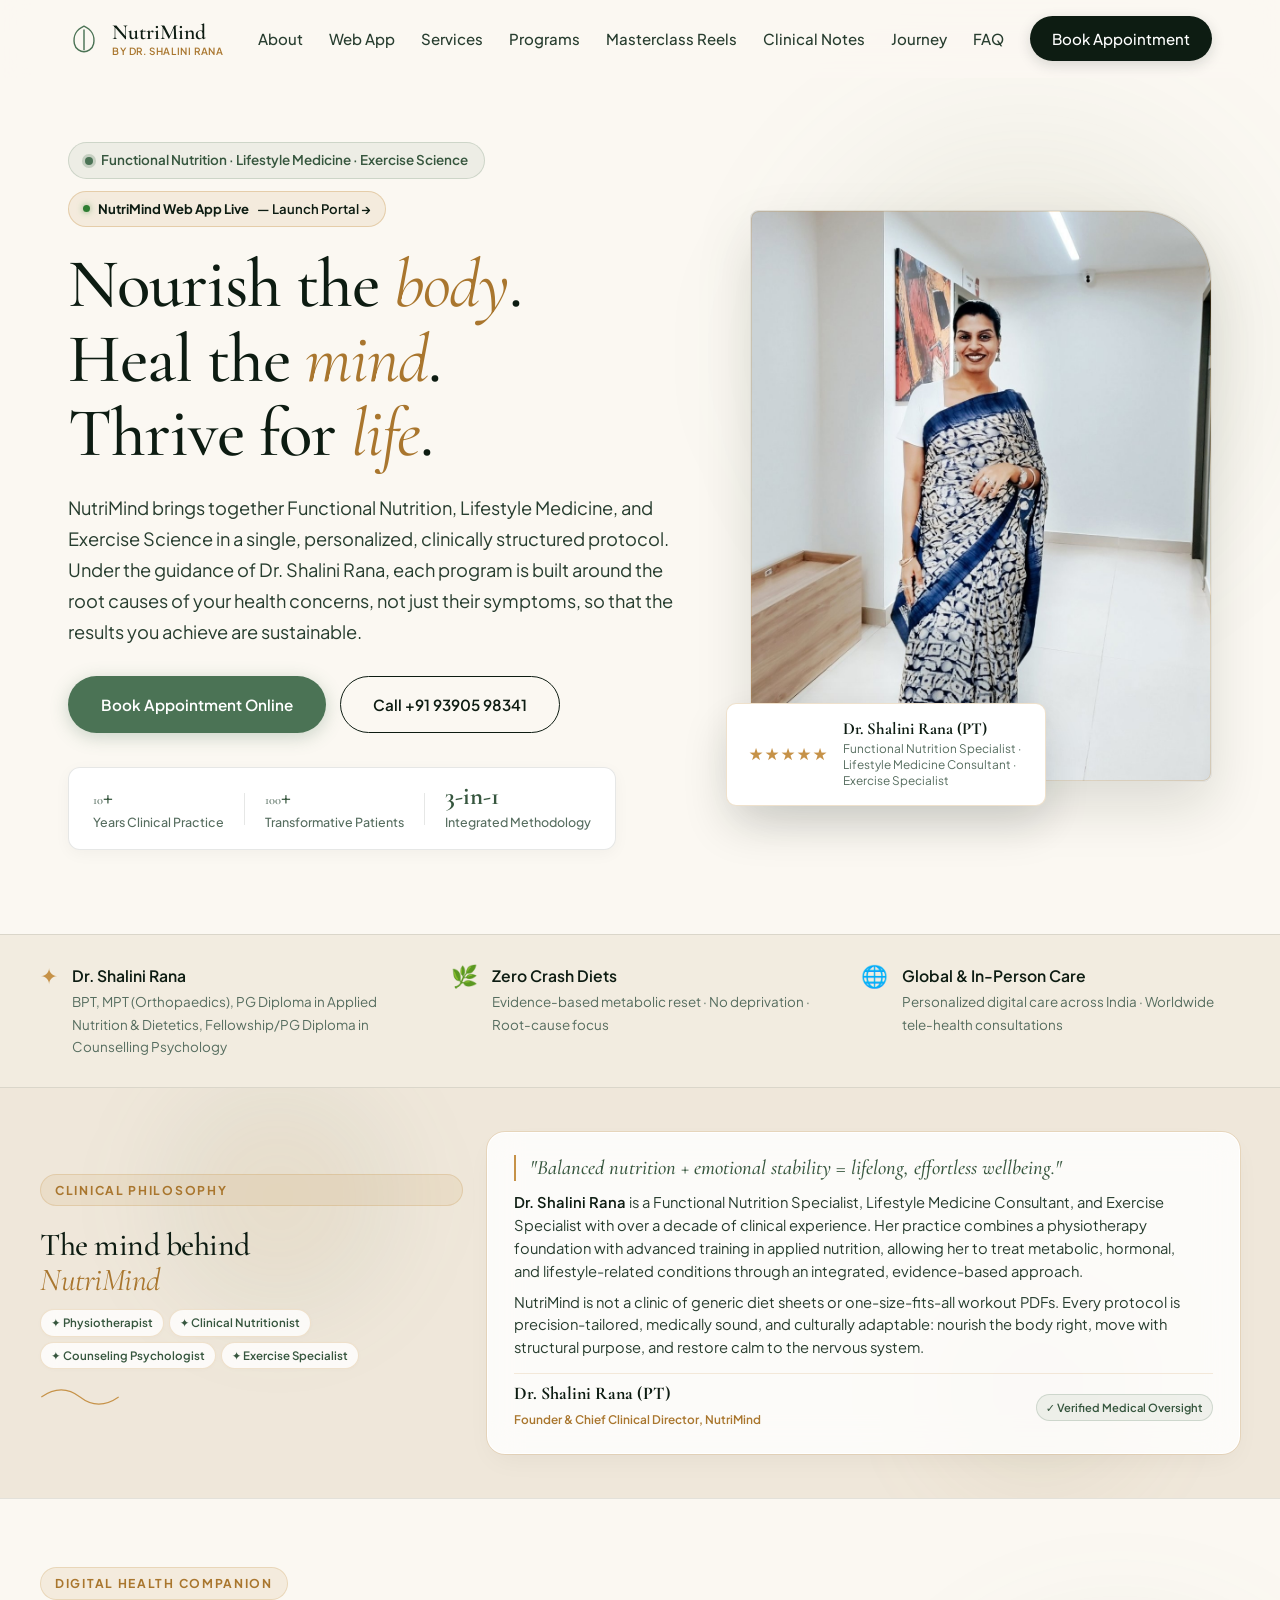
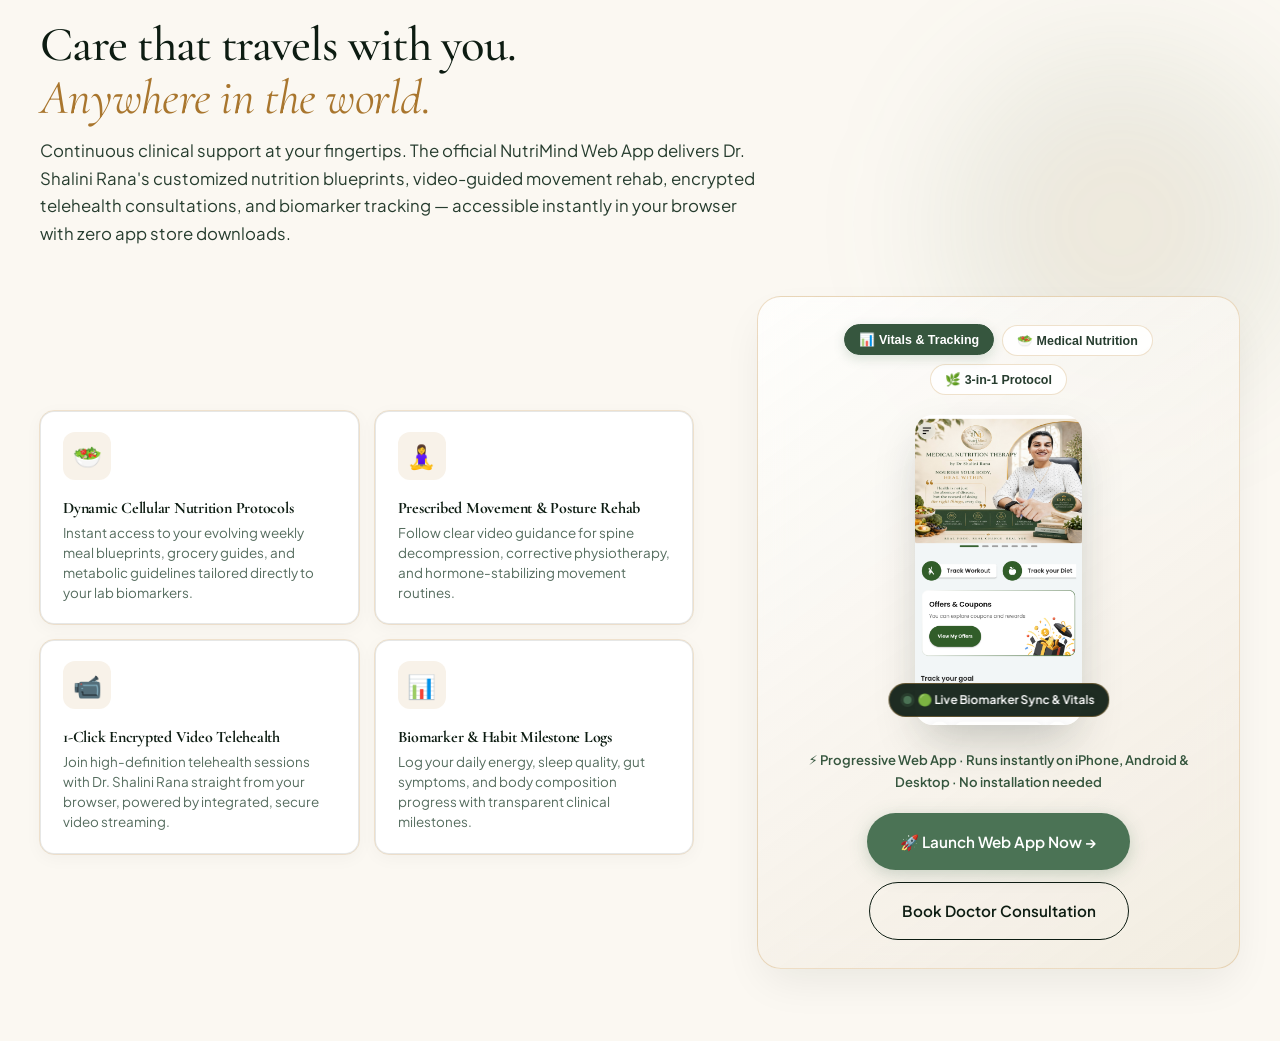
<file: nutrimind.html>
<!DOCTYPE html>
<html lang="en">
<head>
<meta charset="UTF-8">
<meta name="viewport" content="width=device-width, initial-scale=1.0">
<title>NutriMind | Functional Nutrition, Lifestyle Medicine &amp; Exercise Science by Dr. Shalini Rana</title>
<meta name="description" content="Personalized, clinically structured protocols combining functional nutrition, orthopedic physical therapy, and counseling psychology. Consult Dr. Shalini Rana in Tellapur, Hyderabad &amp; worldwide online.">
<meta name="theme-color" content="#0D1C12">
<link rel="canonical" href="https://nutrimindbydrshalini.com/">
<link rel="preconnect" href="https://fonts.googleapis.com">
<link rel="preconnect" href="https://fonts.gstatic.com" crossorigin>
<link href="https://fonts.googleapis.com/css2?family=Cormorant+Garamond:ital,wght@0,400;0,500;0,600;0,700;1,400;1,500;1,600&family=Plus+Jakarta+Sans:wght@300;400;500;600;700&display=swap" rel="stylesheet">
<link rel="stylesheet" href="style.css">
</head>
<body>

<!-- TOP SCROLL PROGRESS -->
<div class="scroll-progress-container" aria-hidden="true">
  <div class="scroll-progress-bar" id="scrollProgressBar"></div>
</div>

<a class="skip-link" href="#main">Skip to content</a>

<!-- SITE HEADER -->
<header class="site-header" id="siteHeader">
  <div class="header-inner">
    <a href="#top" class="brand">
      <span class="brand-mark" aria-hidden="true">
        <svg viewBox="0 0 40 40" width="32" height="32"><path d="M20 4C11 8 6 16 8 26c1.5 7 8 10 12 10s10.5-3 12-10c2-10-3-18-12-22z" fill="none" stroke="currentColor" stroke-width="1.8"/><path d="M20 8v26" stroke="currentColor" stroke-width="1.8"/></svg>
      </span>
      <span class="brand-text">NutriMind<em>by Dr. Shalini Rana</em></span>
    </a>

    <nav class="main-nav" id="mainNav" aria-label="Primary Navigation">
      <a href="#about">About</a>
      <a href="#app">Web App</a>
      <a href="#pillars">Services</a>
      <a href="#programs">Programs</a>
      <a href="#reels">Masterclass Reels</a>
      <a href="#infographics">Clinical Notes</a>
      <a href="#journey">Journey</a>
      <a href="#faq">FAQ</a>
      <a href="https://booking.clinikpe.com/doctors/dr-shalini-rana-KVoUWVHR/KVoUWVHR" target="_blank" rel="noopener" class="nav-cta">Book Appointment</a>
    </nav>

    <button class="nav-toggle" id="navToggle" aria-expanded="false" aria-controls="mainNav" aria-label="Toggle menu">
      <span></span><span></span><span></span>
    </button>
  </div>
</header>

<main id="main">

  <!-- SECTION 1: HERO -->
  <section class="hero" id="top">
    <div class="hero-ambient-glow" aria-hidden="true"></div>
    <div class="hero-copy">
      <div class="hero-badge-wrap anim-hero-1">
        <span class="hero-badge">
          <span class="badge-dot"></span> Functional Nutrition &middot; Lifestyle Medicine &middot; Exercise Science
        </span>
        <a href="https://nutrimind-34c08.web.app/" target="_blank" rel="noopener" class="hero-app-pill" title="Open NutriMind Patient Web App">
          <span class="app-dot"></span> <strong>NutriMind Web App Live</strong> &mdash; Launch Portal &rarr;
        </a>
      </div>
      <h1 class="anim-hero-2">
        Nourish the <em>body</em>.<br>
        Heal the <em>mind</em>.<br>
        Thrive for <em>life</em>.
      </h1>
      <p class="hero-lede anim-hero-3">
        NutriMind brings together Functional Nutrition, Lifestyle Medicine, and Exercise Science in a single, personalized, clinically structured protocol. Under the guidance of Dr. Shalini Rana, each program is built around the root causes of your health concerns, not just their symptoms, so that the results you achieve are sustainable.
      </p>
      <div class="hero-actions anim-hero-4">
        <a href="https://booking.clinikpe.com/doctors/dr-shalini-rana-KVoUWVHR/KVoUWVHR" target="_blank" rel="noopener" class="btn btn-primary btn-pulse">Book Appointment Online</a>
        <a href="tel:+919390598341" class="btn btn-ghost">Call +91 93905 98341</a>
      </div>
      <div class="hero-trust-bar anim-hero-5">
        <div class="trust-pill">
          <strong><span class="counter" data-target="10">0</span>+</strong>
          <span>Years Clinical Practice</span>
        </div>
        <div class="trust-divider" aria-hidden="true"></div>
        <div class="trust-pill">
          <strong><span class="counter" data-target="100">0</span>+</strong>
          <span>Transformative Patients</span>
        </div>
        <div class="trust-divider" aria-hidden="true"></div>
        <div class="trust-pill">
          <strong>3-in-1</strong>
          <span>Integrated Methodology</span>
        </div>
      </div>
    </div>

    <div class="hero-media anim-hero-media">
      <div class="hero-image-wrap">
        <img src="assets/dr-shalini-portrait.jpg" alt="Dr. Shalini Rana, founder of NutriMind" width="1024" height="1436" fetchpriority="high" decoding="async">
        <div class="hero-gold-frame" aria-hidden="true"></div>
      </div>
      <div class="hero-media-caption float-badge">
        <div class="caption-stars" aria-hidden="true">★★★★★</div>
        <div class="caption-content">
          <strong>Dr. Shalini Rana (PT)</strong>
          <small>Functional Nutrition Specialist &middot; Lifestyle Medicine Consultant &middot; Exercise Specialist</small>
        </div>
      </div>
    </div>
  </section>

  <!-- AUTHORITY CREDENTIALS BAR -->
  <section class="authority-bar reveal reveal-fade" aria-label="Clinical Credentials">
    <div class="authority-inner">
      <div class="authority-item">
        <span class="auth-icon" aria-hidden="true">✦</span>
        <div class="auth-text">
          <strong>Dr. Shalini Rana</strong>
          <p>BPT, MPT (Orthopaedics), PG Diploma in Applied Nutrition &amp; Dietetics, Fellowship/PG Diploma in Counselling Psychology</p>
        </div>
      </div>
      <div class="authority-item">
        <span class="auth-icon" aria-hidden="true">🌿</span>
        <div class="auth-text">
          <strong>Zero Crash Diets</strong>
          <p>Evidence-based metabolic reset &middot; No deprivation &middot; Root-cause focus</p>
        </div>
      </div>
      <div class="authority-item">
        <span class="auth-icon" aria-hidden="true">🌐</span>
        <div class="auth-text">
          <strong>Global &amp; In-Person Care</strong>
          <p>Personalized digital care across India &middot; Worldwide tele-health consultations</p>
        </div>
      </div>
    </div>
  </section>

  <!-- SECTION 2: ABOUT / CLINICAL PHILOSOPHY -->
  <section class="about" id="about">
    <div class="about-grid">
      <div class="about-eyebrow-col reveal reveal-left">
        <span class="section-tag">Clinical Philosophy</span>
        <h2>The mind behind<br><em>NutriMind</em></h2>
        <div class="doc-credentials-pills">
          <span class="cred-pill">✦ Physiotherapist</span>
          <span class="cred-pill">✦ Clinical Nutritionist</span>
          <span class="cred-pill">✦ Counseling Psychologist</span>
          <span class="cred-pill">✦ Exercise Specialist</span>
        </div>
        <div class="leaf-rule" aria-hidden="true">
          <svg class="animated-leaf-svg" viewBox="0 0 120 24" width="80" height="16"><path d="M2 12c20-14 40-14 58 0s38 14 58 0" fill="none" stroke="currentColor" stroke-width="1.6"/></svg>
        </div>
      </div>

      <div class="about-glass-card reveal reveal-right">
        <div class="glass-quote-wrap">
          <p class="pull-quote">"Balanced nutrition + emotional stability = lifelong, effortless wellbeing."</p>
        </div>
        
        <div class="about-body-text">
          <p><strong>Dr. Shalini Rana</strong> is a Functional Nutrition Specialist, Lifestyle Medicine Consultant, and Exercise Specialist with over a decade of clinical experience. Her practice combines a physiotherapy foundation with advanced training in applied nutrition, allowing her to treat metabolic, hormonal, and lifestyle-related conditions through an integrated, evidence-based approach.</p>
          <p>NutriMind is not a clinic of generic diet sheets or one-size-fits-all workout PDFs. Every protocol is precision-tailored, medically sound, and culturally adaptable: nourish the body right, move with structural purpose, and restore calm to the nervous system.</p>
        </div>

        <div class="doctor-signature">
          <div class="doc-sign-meta">
            <strong>Dr. Shalini Rana (PT)</strong>
            <span>Founder &amp; Chief Clinical Director, NutriMind</span>
          </div>
          <div class="doc-verified-badge">
            <span>✓ Verified Medical Oversight</span>
          </div>
        </div>
      </div>
    </div>
  </section>

  <!-- SECTION 3: DIGITAL HEALTH COMPANION (WEB APP PORTAL) -->
  <section class="app-section" id="app">
    <div class="app-section-inner">
      <div class="app-section-header reveal reveal-up">
        <span class="section-tag">Digital Health Companion</span>
        <h2>Care that travels with you.<br><em>Anywhere in the world.</em></h2>
        <p class="app-section-lede">
          Continuous clinical support at your fingertips. The official NutriMind Web App delivers Dr. Shalini Rana's customized nutrition blueprints, video-guided movement rehab, encrypted telehealth consultations, and biomarker tracking — accessible instantly in your browser with zero app store downloads.
        </p>
      </div>

      <div class="app-showcase-grid reveal reveal-up">
        <!-- 4 PILLAR FEATURE CARDS -->
        <div class="app-feature-cards">
          <div class="app-feature-card">
            <div class="app-feat-icon">🥗</div>
            <div class="app-feat-content">
              <h4>Dynamic Cellular Nutrition Protocols</h4>
              <p>Instant access to your evolving weekly meal blueprints, grocery guides, and metabolic guidelines tailored directly to your lab biomarkers.</p>
            </div>
          </div>

          <div class="app-feature-card">
            <div class="app-feat-icon">🧘‍♀️</div>
            <div class="app-feat-content">
              <h4>Prescribed Movement &amp; Posture Rehab</h4>
              <p>Follow clear video guidance for spine decompression, corrective physiotherapy, and hormone-stabilizing movement routines.</p>
            </div>
          </div>

          <div class="app-feature-card">
            <div class="app-feat-icon">📹</div>
            <div class="app-feat-content">
              <h4>1-Click Encrypted Video Telehealth</h4>
              <p>Join high-definition telehealth sessions with Dr. Shalini Rana straight from your browser, powered by integrated, secure video streaming.</p>
            </div>
          </div>

          <div class="app-feature-card">
            <div class="app-feat-icon">📊</div>
            <div class="app-feat-content">
              <h4>Biomarker &amp; Habit Milestone Logs</h4>
              <p>Log your daily energy, sleep quality, gut symptoms, and body composition progress with transparent clinical milestones.</p>
            </div>
          </div>
        </div>

        <!-- RIGHT: INTERACTIVE APP STAGE -->
        <div class="app-stage-col">
          <div class="app-screen-nav" id="appScreenNav">
            <button type="button" class="app-nav-btn active" data-img="app/NutriMind.png" data-badge="🟢 Live Biomarker Sync &amp; Vitals">
              <span>📊 Vitals &amp; Tracking</span>
            </button>
            <button type="button" class="app-nav-btn" data-img="app/nutrimind-app-2.png" data-badge="🥗 Medical Nutrition Blueprints">
              <span>🥗 Medical Nutrition</span>
            </button>
            <button type="button" class="app-nav-btn" data-img="app/nutrimind-app-3.png" data-badge="🌿 3-in-1 Movement &amp; Protocol">
              <span>🌿 3-in-1 Protocol</span>
            </button>
          </div>

          <div class="app-mockup-wrapper">
            <img src="app/NutriMind.png" alt="NutriMind Patient Companion Web App" class="app-mockup-img" id="aboutFloatingAppImg" loading="lazy" decoding="async">
            <div class="floating-glass-badge" id="aboutFloatingBadge">
              <span class="badge-dot"></span> <span>🟢 Live Biomarker Sync &amp; Vitals</span>
            </div>
          </div>

          <div class="app-pwa-badge">
            <span>⚡ Progressive Web App &middot; Runs instantly on iPhone, Android &amp; Desktop &middot; No installation needed</span>
          </div>

          <div class="app-cta-row">
            <a href="https://nutrimind-34c08.web.app/" target="_blank" rel="noopener" class="btn btn-primary btn-pulse">
              🚀 Launch Web App Now &rarr;
            </a>
            <a href="https://booking.clinikpe.com/doctors/dr-shalini-rana-KVoUWVHR/KVoUWVHR" target="_blank" rel="noopener" class="btn btn-ghost">
              Book Doctor Consultation
            </a>
          </div>
        </div>
      </div>
    </div>
  </section>

</main>
<script src="script.js"></script>
</body>
</html>
</file>
<file: style.css>
/* ---------------------------------------------------------
   NutriMind by Dr. Shalini Rana — Luxury Medical Wellness System
   Typography: Cormorant Garamond (Display) · Plus Jakarta Sans (Body)
   Palette: Obsidian Emerald #0D1C12 · Luminous Sage #4B7355
            Champagne Gold #C69248 · Silk Alabaster #FBF8F2
--------------------------------------------------------- */

:root {
  --ink: #0D1C12;
  --ink-soft: #273D2F;
  --ink-muted: #566D5F;
  --sage: #4B7355;
  --sage-dark: #36563E;
  --sage-light: #689473;
  --sage-soft: rgba(75, 115, 85, 0.08);
  --gold: #C69248;
  --gold-dark: #A9762E;
  --gold-soft: #E8D2B0;
  --gold-glow: rgba(198, 146, 72, 0.16);
  --ivory: #FBF8F2;
  --ivory-dim: #F2ECE0;
  --clay: #EFE7DA;
  --paper: #FFFFFF;
  --line: rgba(13, 28, 18, 0.10);
  --line-gold: rgba(198, 146, 72, 0.28);
  --shadow-sm: 0 4px 16px rgba(13, 28, 18, 0.04);
  --shadow-md: 0 12px 34px rgba(13, 28, 18, 0.08);
  --shadow-lg: 0 24px 56px rgba(13, 28, 18, 0.13);
  --shadow-gold: 0 12px 36px rgba(198, 146, 72, 0.22);
  --font-display: 'Cormorant Garamond', Georgia, serif;
  --font-body: 'Plus Jakarta Sans', system-ui, -apple-system, sans-serif;
  --max: 1200px;
}

*, *::before, *::after {
  box-sizing: border-box;
}

html {
  scroll-behavior: smooth;
  -webkit-text-size-adjust: 100%;
  text-size-adjust: 100%;
}

body {
  margin: 0;
  font-family: var(--font-body);
  color: var(--ink);
  background: var(--ivory);
  font-size: 16.5px;
  line-height: 1.68;
  -webkit-font-smoothing: antialiased;
  -moz-osx-font-smoothing: grayscale;
  overflow-x: hidden;
}

img, video {
  max-width: 100%;
  display: block;
  -webkit-user-drag: none;
}

button, a {
  -webkit-tap-highlight-color: transparent;
}

/* GPU Hardware Acceleration for Smooth Rendering on PC & Mobile */
.clinic-photo-card,
.spotlight-card,
.reel-card,
.infographic-card,
.journey-card,
.app-feature-card,
.faq-item {
  transform: translateZ(0);
  backface-visibility: hidden;
  -webkit-backface-visibility: hidden;
}

h1, h2, h3, h4 {
  font-family: var(--font-display);
  font-weight: 600;
  line-height: 1.15;
  margin: 0 0 0.45em;
  color: var(--ink);
  letter-spacing: -0.015em;
}

h1 { font-size: clamp(2.8rem, 5.4vw, 4.6rem); font-weight: 500; line-height: 1.08; }
h2 { font-size: clamp(2.2rem, 3.6vw, 3.2rem); font-weight: 500; }
h3 { font-size: clamp(1.6rem, 2.4vw, 2.1rem); }
h4 { font-size: 1.25rem; font-weight: 600; }

h1 em, h2 em, h3 em {
  font-style: italic;
  font-weight: 400;
  color: var(--gold-dark);
}

p { margin: 0 0 1em; max-width: 62ch; }
a { color: inherit; }

.skip-link {
  position: absolute; left: -999px; top: auto;
  background: var(--ink); color: #fff; padding: 12px 20px; z-index: 200;
  border-radius: 4px;
}
.skip-link:focus { left: 16px; top: 16px; }

/* ---------- TOP SCROLL PROGRESS BAR ---------- */
.scroll-progress-container {
  position: fixed; top: 0; left: 0; width: 100%; height: 3.5px;
  z-index: 1000; background: transparent; pointer-events: none;
}
.scroll-progress-bar {
  height: 100%; width: 0%;
  background: linear-gradient(90deg, var(--sage), var(--gold));
  transition: width 0.08s ease-out;
  box-shadow: 0 0 10px rgba(198, 146, 72, 0.5);
}

/* ---------- SECTION TAGS & LABELS ---------- */
.section-tag {
  display: inline-block;
  font-family: var(--font-body);
  font-size: 0.76rem;
  letter-spacing: 0.14em;
  font-weight: 700;
  text-transform: uppercase;
  color: var(--gold-dark);
  background: rgba(198, 146, 72, 0.12);
  border: 1px solid rgba(198, 146, 72, 0.25);
  padding: 5px 14px;
  border-radius: 999px;
  margin-bottom: 14px;
}
.section-tag.light {
  color: var(--gold-soft);
  background: rgba(232, 210, 176, 0.12);
  border-color: rgba(232, 210, 176, 0.25);
}

/* ---------- BUTTONS ---------- */
.btn {
  position: relative;
  display: inline-flex; align-items: center; justify-content: center; gap: 8px;
  padding: 15px 32px;
  border-radius: 999px;
  font-family: var(--font-body);
  font-size: 0.95rem;
  font-weight: 600;
  text-decoration: none;
  border: 1.5px solid transparent;
  transition: transform .25s cubic-bezier(0.34, 1.56, 0.64, 1), background .25s ease, color .25s ease, border-color .25s ease, box-shadow .25s ease;
  cursor: pointer;
  overflow: hidden;
}
.btn:hover { transform: translateY(-2px); }
.btn:active { transform: translateY(0); }

.btn-primary {
  background: var(--sage);
  color: #fff;
  box-shadow: 0 4px 18px rgba(75, 115, 85, 0.28);
}
.btn-primary:hover {
  background: var(--sage-dark);
  box-shadow: 0 8px 26px rgba(54, 86, 62, 0.4);
}

.btn-primary.btn-pulse {
  position: relative;
}
.btn-primary.btn-pulse::after {
  content: "";
  position: absolute; inset: -4px;
  border-radius: inherit;
  border: 2px solid var(--gold);
  opacity: 0;
  animation: btnPulse 3s cubic-bezier(0.24, 0, 0.38, 1) infinite;
  pointer-events: none;
}
@keyframes btnPulse {
  0% { transform: scale(0.95); opacity: 0.8; }
  50% { transform: scale(1.06); opacity: 0; }
  100% { transform: scale(1.06); opacity: 0; }
}

.btn-ghost {
  background: transparent;
  color: var(--ink);
  border-color: var(--ink);
}
.btn-ghost:hover {
  background: var(--ink);
  color: #fff;
  box-shadow: 0 6px 20px rgba(13, 28, 18, 0.18);
}

.btn-ghost-light {
  background: transparent;
  color: #fff;
  border: 1.5px solid rgba(255, 255, 255, 0.45);
}
.btn-ghost-light:hover {
  background: #fff;
  color: var(--ink);
  border-color: #fff;
}
.btn.full { width: 100%; }

/* ---------- HEADER ---------- */
.site-header {
  position: sticky; top: 0; z-index: 100;
  background: rgba(251, 248, 242, 0.88);
  backdrop-filter: blur(14px);
  -webkit-backdrop-filter: blur(14px);
  border-bottom: 1px solid transparent;
  transition: border-color .3s ease, background .3s ease, box-shadow .3s ease;
}
.site-header.scrolled {
  border-color: var(--line);
  background: rgba(251, 248, 242, 0.97);
  box-shadow: 0 6px 24px rgba(13, 28, 18, 0.05);
}

.header-inner {
  max-width: var(--max);
  margin: 0 auto;
  padding: 16px 28px;
  display: flex; align-items: center; justify-content: space-between;
  gap: 20px;
}

.brand {
  display: flex; align-items: center; gap: 12px;
  text-decoration: none; color: var(--ink);
  transition: transform .2s ease;
}
.brand:hover { transform: scale(1.01); }
.brand-mark {
  color: var(--sage);
  display: flex;
  transition: transform .35s cubic-bezier(0.34, 1.56, 0.64, 1);
}
.brand:hover .brand-mark { transform: rotate(-8deg) scale(1.08); }
.brand-text {
  font-family: var(--font-display);
  font-size: 1.35rem; font-weight: 600; line-height: 1.05;
}
.brand-text em {
  display: block; font-style: normal;
  font-family: var(--font-body); font-size: 0.62rem;
  letter-spacing: .06em; font-weight: 600; text-transform: uppercase;
  color: var(--gold-dark); margin-top: 3px;
}

.main-nav { display: flex; align-items: center; gap: 26px; }
.main-nav a {
  position: relative;
  text-decoration: none;
  font-size: 0.94rem;
  font-weight: 500;
  color: var(--ink-soft);
  transition: color .2s ease;
}
.main-nav a:not(.nav-cta)::after {
  content: '';
  position: absolute; bottom: -4px; left: 0;
  width: 0%; height: 2px;
  background: var(--gold);
  border-radius: 2px;
  transition: width .28s cubic-bezier(0.25, 1, 0.5, 1);
}
.main-nav a:not(.nav-cta):hover::after { width: 100%; }
.main-nav a:hover { color: var(--ink); }

.nav-cta {
  background: var(--ink); color: #fff !important;
  padding: 10px 22px; border-radius: 999px; font-weight: 600;
  box-shadow: 0 4px 14px rgba(13, 28, 18, 0.15);
  transition: background .2s ease, transform .2s cubic-bezier(0.34, 1.56, 0.64, 1), box-shadow .2s ease !important;
}
.nav-cta:hover {
  background: var(--sage-dark);
  transform: translateY(-2px);
  box-shadow: 0 6px 18px rgba(54, 86, 62, 0.35);
}

.nav-toggle {
  display: none; flex-direction: column; gap: 5px;
  background: none; border: none; cursor: pointer; padding: 8px;
}
.nav-toggle span {
  width: 22px; height: 2px; background: var(--ink); display: block;
  transition: transform .25s ease, opacity .25s ease;
}

/* ---------- HERO ---------- */
.hero {
  position: relative;
  max-width: var(--max);
  margin: 0 auto;
  padding: 64px 28px 84px;
  display: grid;
  grid-template-columns: 1.15fr 0.85fr;
  gap: 56px;
  align-items: center;
}
.hero-ambient-glow {
  position: absolute;
  width: 550px; height: 550px;
  border-radius: 50%;
  background: radial-gradient(circle, rgba(198, 146, 72, 0.13) 0%, rgba(75, 115, 85, 0.08) 45%, transparent 70%);
  top: 0%; right: -5%;
  filter: blur(65px);
  pointer-events: none;
  animation: driftGlow 15s ease-in-out infinite alternate;
  z-index: 0;
}
@keyframes driftGlow {
  0% { transform: translate(0, 0) scale(1); }
  100% { transform: translate(-35px, 45px) scale(1.15); }
}

.hero-copy, .hero-media { position: relative; z-index: 1; }

.hero-badge-wrap {
  display: flex;
  align-items: center;
  flex-wrap: wrap;
  gap: 12px;
  margin-bottom: 20px;
}
.hero-badge {
  display: inline-flex; align-items: center; gap: 8px;
  font-size: 0.84rem; font-weight: 600;
  color: var(--sage-dark);
  background: var(--sage-soft);
  border: 1px solid rgba(75, 115, 85, 0.2);
  padding: 6px 16px; border-radius: 999px;
}
.hero-app-pill {
  display: inline-flex;
  align-items: center;
  gap: 8px;
  font-size: 0.82rem;
  font-weight: 600;
  color: var(--ink);
  background: rgba(198, 146, 72, 0.12);
  border: 1px solid rgba(198, 146, 72, 0.35);
  padding: 6px 14px;
  border-radius: 999px;
  text-decoration: none;
  transition: all 0.25s ease;
}
.hero-app-pill:hover {
  background: rgba(198, 146, 72, 0.22);
  border-color: var(--gold);
  transform: translateY(-2px);
  box-shadow: 0 4px 14px rgba(198, 146, 72, 0.25);
  color: var(--ink);
}
.hero-app-pill .app-dot {
  width: 7px;
  height: 7px;
  border-radius: 50%;
  background: #2E7D32;
  box-shadow: 0 0 6px rgba(46, 125, 50, 0.6);
  animation: pulseDot 2s infinite ease-in-out;
}
.badge-dot {
  width: 8px; height: 8px; border-radius: 50%;
  background: var(--sage);
  box-shadow: 0 0 0 3px rgba(75, 115, 85, 0.25);
  animation: pulseDot 2.2s infinite;
}
@keyframes pulseDot {
  0%, 100% { opacity: 1; transform: scale(1); }
  50% { opacity: 0.6; transform: scale(1.2); }
}

.hero h1 { margin-bottom: 22px; }
.hero-lede {
  font-size: 1.14rem; line-height: 1.7; color: var(--ink-soft);
  max-width: 48ch; margin-bottom: 28px;
}
.hero-actions { display: flex; gap: 14px; flex-wrap: wrap; margin-bottom: 34px; }

/* Hero Trust Bar */
.hero-trust-bar {
  display: inline-flex; align-items: center; gap: 20px;
  padding: 16px 24px;
  background: var(--paper);
  border: 1px solid var(--line);
  border-radius: 12px;
  box-shadow: var(--shadow-sm);
}
.trust-pill { display: flex; flex-direction: column; }
.trust-pill strong {
  font-family: var(--font-display); font-size: 1.55rem;
  line-height: 1; color: var(--sage-dark);
}
.trust-pill span { font-size: 0.78rem; font-weight: 500; color: var(--ink-muted); margin-top: 3px; }
.trust-divider { width: 1px; height: 32px; background: var(--line); }

/* Hero Entrance Animations */
.anim-hero-1 { animation: heroFadeIn 0.8s cubic-bezier(0.16, 1, 0.3, 1) 0.1s both; }
.anim-hero-2 { animation: heroFadeUp 0.9s cubic-bezier(0.16, 1, 0.3, 1) 0.22s both; }
.anim-hero-3 { animation: heroFadeUp 0.9s cubic-bezier(0.16, 1, 0.3, 1) 0.36s both; }
.anim-hero-4 { animation: heroFadeUp 0.9s cubic-bezier(0.16, 1, 0.3, 1) 0.5s both; }
.anim-hero-5 { animation: heroFadeUp 0.9s cubic-bezier(0.16, 1, 0.3, 1) 0.64s both; }
.anim-hero-media { animation: heroScaleIn 1.1s cubic-bezier(0.16, 1, 0.3, 1) 0.3s both; }

@keyframes heroFadeIn {
  from { opacity: 0; transform: translateY(-8px); }
  to { opacity: 1; transform: translateY(0); }
}
@keyframes heroFadeUp {
  from { opacity: 0; transform: translateY(24px); }
  to { opacity: 1; transform: translateY(0); }
}
@keyframes heroScaleIn {
  from { opacity: 0; transform: scale(0.95) translateY(24px); }
  to { opacity: 1; transform: scale(1) translateY(0); }
}

/* Hero Portrait & Caption */
.hero-image-wrap {
  position: relative;
  overflow: hidden;
  border-radius: 8px 70px 8px 8px;
  box-shadow: var(--shadow-lg);
  border: 1px solid var(--line);
}
.hero-image-wrap img {
  width: 100%; height: 570px; object-fit: cover; object-position: top center;
  transition: transform .8s cubic-bezier(0.25, 1, 0.5, 1);
}
.hero-gold-frame {
  position: absolute; inset: 0;
  border: 1px solid rgba(198, 146, 72, 0.25);
  border-radius: inherit;
  pointer-events: none;
}
.hero-media:hover .hero-image-wrap img { transform: scale(1.03); }

.hero-media-caption {
  position: absolute; left: -24px; bottom: -24px;
  background: var(--paper);
  border: 1px solid var(--line-gold);
  padding: 16px 22px;
  border-radius: 10px;
  display: flex; align-items: center; gap: 14px;
  max-width: 320px;
  box-shadow: 0 20px 45px rgba(13, 28, 18, 0.14);
  transition: transform .3s ease, box-shadow .3s ease;
}
.float-badge { animation: floatBadge 6s ease-in-out infinite; }
.float-badge:hover {
  transform: translateY(-6px) scale(1.02);
  box-shadow: 0 26px 52px rgba(13, 28, 18, 0.2);
}
@keyframes floatBadge {
  0%, 100% { transform: translateY(0); }
  50% { transform: translateY(-8px); }
}
.caption-stars { color: var(--gold); font-size: 1rem; letter-spacing: 2px; }
.caption-content strong {
  display: block; font-family: var(--font-display); font-size: 1.05rem;
  color: var(--ink); line-height: 1.1;
}
.caption-content small {
  display: block; font-family: var(--font-body); font-size: 0.74rem;
  color: var(--ink-muted); margin-top: 3px; line-height: 1.35;
}

/* ---------- AUTHORITY CREDENTIALS BAR ---------- */
.authority-bar {
  background: var(--ivory-dim);
  border-top: 1px solid var(--line);
  border-bottom: 1px solid var(--line);
  padding: 28px 28px;
}
.authority-inner {
  max-width: var(--max); margin: 0 auto;
  display: grid; grid-template-columns: repeat(3, 1fr); gap: 32px;
}
.authority-item {
  display: flex; align-items: flex-start; gap: 14px;
}
.auth-icon {
  font-size: 1.35rem; color: var(--gold); line-height: 1.2;
}
.auth-text strong {
  display: block; font-size: 0.98rem; color: var(--ink); font-weight: 600;
}
.auth-text p {
  margin: 2px 0 0; font-size: 0.84rem; color: var(--ink-muted);
}

/* ---------- ABOUT / PHILOSOPHY (ULTRA-COMPACT LUXURY GLASSMORPHISM) ---------- */
.about {
  background: var(--clay);
  padding: 44px 20px;
  position: relative;
  overflow: hidden;
}
.about::before {
  content: "";
  position: absolute;
  top: -40px; left: 10%;
  width: 300px; height: 300px;
  border-radius: 50%;
  background: radial-gradient(circle, rgba(198, 146, 72, 0.12) 0%, rgba(75, 115, 85, 0.06) 50%, transparent 70%);
  filter: blur(40px);
  pointer-events: none;
}
.about::after {
  content: "";
  position: absolute;
  bottom: -30px; right: 8%;
  width: 280px; height: 280px;
  border-radius: 50%;
  background: radial-gradient(circle, rgba(75, 115, 85, 0.1) 0%, rgba(198, 146, 72, 0.05) 50%, transparent 70%);
  filter: blur(40px);
  pointer-events: none;
}

.about-grid {
  max-width: var(--max); margin: 0 auto;
  display: grid; grid-template-columns: 0.72fr 1.28fr; gap: 24px;
  align-items: center;
  position: relative;
  z-index: 2;
}

.about-eyebrow-col {
  display: flex;
  flex-direction: column;
  gap: 8px;
}

.about-eyebrow-col h2 {
  font-size: clamp(1.8rem, 2.5vw, 2.35rem);
  line-height: 1.08;
  margin: 0;
}

.doc-credentials-pills {
  display: flex; flex-wrap: wrap; gap: 5px; margin: 4px 0 6px;
}
.cred-pill {
  font-size: 0.72rem; font-weight: 600;
  color: var(--sage-dark);
  background: rgba(255, 255, 255, 0.8);
  backdrop-filter: blur(8px);
  -webkit-backdrop-filter: blur(8px);
  border: 1px solid rgba(198, 146, 72, 0.25);
  padding: 3px 10px; border-radius: 999px;
  box-shadow: 0 1px 4px rgba(13, 28, 18, 0.02);
  transition: all 0.2s ease;
  display: inline-flex; align-items: center; gap: 4px;
}
.cred-pill:hover {
  transform: translateY(-1px);
  border-color: var(--gold);
  background: #fff;
}

.leaf-rule { color: var(--gold); margin-top: 2px; }
.animated-leaf-svg { width: 80px; height: 16px; }
.animated-leaf-svg path {
  stroke-dasharray: 200; stroke-dashoffset: 200;
  transition: stroke-dashoffset 1.4s cubic-bezier(0.4, 0, 0.2, 1) 0.3s;
}
.about-eyebrow-col.is-revealed .animated-leaf-svg path { stroke-dashoffset: 0; }

/* Frosted Glassmorphism Card */
.about-glass-card {
  background: rgba(255, 255, 255, 0.82);
  backdrop-filter: blur(16px);
  -webkit-backdrop-filter: blur(16px);
  border: 1px solid rgba(255, 255, 255, 0.95);
  outline: 1px solid rgba(198, 146, 72, 0.2);
  border-radius: 18px;
  padding: 22px 26px;
  box-shadow: 0 10px 28px -6px rgba(13, 28, 18, 0.05);
  position: relative;
  transition: transform 0.25s ease;
}
.about-glass-card:hover {
  transform: translateY(-2px);
}

.glass-quote-wrap {
  position: relative;
  padding-left: 14px;
  border-left: 2.5px solid var(--gold);
  margin-bottom: 10px;
}
.pull-quote {
  font-family: var(--font-display);
  font-size: clamp(1.15rem, 1.6vw, 1.35rem);
  font-weight: 500; font-style: italic;
  color: var(--sage-dark); line-height: 1.28;
  margin: 0;
}

.about-body-text {
  display: flex; flex-direction: column; gap: 8px;
}
.about-body-text p {
  color: var(--ink-soft);
  font-size: 0.92rem;
  line-height: 1.55;
  margin: 0;
}
.about-body-text p strong {
  color: var(--ink);
  font-weight: 600;
}

.doctor-signature {
  margin-top: 14px;
  padding-top: 10px;
  border-top: 1px solid rgba(198, 146, 72, 0.18);
  display: flex;
  justify-content: space-between;
  align-items: center;
  flex-wrap: wrap;
  gap: 6px;
}
.doc-sign-meta strong {
  display: block;
  font-family: var(--font-display);
  font-size: 1.12rem;
  color: var(--ink);
  line-height: 1.1;
}
.doc-sign-meta span {
  font-size: 0.74rem;
  font-weight: 600;
  color: var(--gold-dark);
}
.doc-verified-badge {
  display: inline-flex;
  align-items: center;
  gap: 4px;
  background: rgba(75, 115, 85, 0.08);
  border: 1px solid rgba(75, 115, 85, 0.2);
  padding: 3px 9px;
  border-radius: 999px;
  font-size: 0.7rem;
  font-weight: 600;
  color: var(--sage-dark);
}

/* ---------- SECTION 3: DIGITAL HEALTH COMPANION (WEB APP PORTAL) ---------- */
.app-section {
  background: linear-gradient(180deg, var(--clay) 0%, var(--bg) 100%);
  padding: 68px 24px 72px;
  position: relative;
  overflow: hidden;
  border-top: 1px solid var(--line);
}
.app-section::before {
  content: "";
  position: absolute;
  top: 10%; right: -50px;
  width: 420px; height: 420px;
  border-radius: 50%;
  background: radial-gradient(circle, rgba(198, 146, 72, 0.15) 0%, rgba(75, 115, 85, 0.1) 50%, transparent 70%);
  filter: blur(60px);
  pointer-events: none;
}

.app-section-inner {
  max-width: var(--max);
  margin: 0 auto;
  position: relative;
  z-index: 2;
}

.app-section-header {
  max-width: 720px;
  margin-bottom: 38px;
}
.app-section-header h2 {
  font-size: clamp(2.2rem, 3.8vw, 3.2rem);
  line-height: 1.1;
  margin: 4px 0 12px;
}
.app-section-lede {
  font-size: 1.05rem;
  color: var(--ink-soft);
  line-height: 1.65;
  margin: 0;
}

.app-showcase-grid {
  display: grid;
  grid-template-columns: 1.1fr 0.9fr;
  gap: 36px;
  align-items: center;
}

.app-feature-cards {
  display: grid;
  grid-template-columns: 1fr 1fr;
  gap: 16px;
}
.app-feature-card {
  background: rgba(255, 255, 255, 0.82);
  backdrop-filter: blur(14px);
  -webkit-backdrop-filter: blur(14px);
  border: 1px solid rgba(255, 255, 255, 0.95);
  outline: 1px solid rgba(198, 146, 72, 0.2);
  border-radius: 18px;
  padding: 20px;
  display: flex;
  flex-direction: column;
  gap: 10px;
  box-shadow: 0 8px 24px -4px rgba(13, 28, 18, 0.04);
  transition: all 0.25s ease;
}
.app-feature-card:hover {
  transform: translateY(-3px);
  border-color: var(--gold);
  box-shadow: 0 14px 32px -6px rgba(198, 146, 72, 0.18);
  background: #fff;
}
.app-feat-icon {
  font-size: 1.6rem;
  line-height: 1;
  width: 44px; height: 44px;
  border-radius: 12px;
  background: rgba(198, 146, 72, 0.12);
  display: grid; place-items: center;
}
.app-feat-content h4 {
  font-size: 1rem;
  font-weight: 700;
  color: var(--ink);
  line-height: 1.3;
  margin: 0 0 4px;
}
.app-feat-content p {
  font-size: 0.84rem;
  color: var(--ink-muted);
  line-height: 1.5;
  margin: 0;
}

/* App Stage Column */
.app-stage-col {
  background: linear-gradient(145deg, rgba(255, 255, 255, 0.75) 0%, rgba(241, 235, 223, 0.9) 100%);
  backdrop-filter: blur(20px);
  -webkit-backdrop-filter: blur(20px);
  border: 1px solid rgba(198, 146, 72, 0.3);
  border-radius: 24px;
  padding: 28px;
  display: flex;
  flex-direction: column;
  align-items: center;
  gap: 20px;
  box-shadow: 0 18px 44px -8px rgba(13, 28, 18, 0.08);
}

.app-screen-nav {
  display: flex;
  gap: 8px;
  flex-wrap: wrap;
  justify-content: center;
}
.app-nav-btn {
  background: rgba(255, 255, 255, 0.85);
  border: 1px solid rgba(198, 146, 72, 0.28);
  padding: 7px 14px;
  border-radius: 999px;
  font-size: 0.78rem;
  font-weight: 600;
  color: var(--ink-soft);
  cursor: pointer;
  transition: all 0.2s ease;
  display: inline-flex;
  align-items: center;
  gap: 4px;
}
.app-nav-btn:hover, .app-nav-btn.active {
  background: var(--sage-dark);
  color: #fff;
  border-color: var(--sage-dark);
  transform: translateY(-1px);
  box-shadow: 0 4px 12px rgba(75, 115, 85, 0.2);
}

.app-mockup-wrapper {
  position: relative;
  display: flex;
  justify-content: center;
  align-items: center;
  width: 100%;
  min-height: 300px;
}
.app-mockup-img {
  max-width: 100%;
  max-height: 310px;
  border-radius: 18px;
  box-shadow: 0 20px 48px -10px rgba(13, 28, 18, 0.25);
  animation: floatApp 5s ease-in-out infinite;
  object-fit: contain;
}

.floating-glass-badge {
  position: absolute;
  bottom: 8px; left: 50%;
  transform: translateX(-50%);
  background: rgba(13, 28, 18, 0.92);
  backdrop-filter: blur(10px);
  -webkit-backdrop-filter: blur(10px);
  color: #fff;
  border: 1px solid rgba(198, 146, 72, 0.4);
  padding: 6px 14px;
  border-radius: 999px;
  font-size: 0.74rem;
  font-weight: 600;
  display: flex;
  align-items: center;
  gap: 6px;
  white-space: nowrap;
}

.app-pwa-badge {
  font-size: 0.74rem;
  color: var(--ink-muted);
  text-align: center;
  font-weight: 500;
}

.app-cta-row {
  display: flex;
  gap: 12px;
  flex-wrap: wrap;
  justify-content: center;
  width: 100%;
}

@media (max-width: 900px) {
  .app-showcase-grid { grid-template-columns: 1fr; }
  .app-feature-cards { grid-template-columns: 1fr; }
}

/* ---------- PILLARS / SERVICES ---------- */
.pillars {
  max-width: var(--max); margin: 0 auto;
  padding: 110px 28px 50px;
}
.section-intro { max-width: 660px; margin-bottom: 68px; }
.section-intro p { color: var(--ink-soft); font-size: 1.1rem; }

.pillar {
  display: grid; grid-template-columns: 0.88fr 1.12fr; gap: 64px;
  align-items: center; padding: 68px 0;
  border-top: 1px solid var(--line);
}
.pillar:first-of-type { border-top: none; }
.pillar.reverse { direction: rtl; }
.pillar.reverse > * { direction: ltr; }

.pillar-img-wrap {
  position: relative;
  overflow: hidden;
  border-radius: 12px;
  box-shadow: var(--shadow-md);
  border: 1px solid var(--line);
}
.pillar-img-wrap img {
  width: 100%; height: 100%; object-fit: cover; max-height: 500px;
  transition: transform .8s cubic-bezier(0.25, 1, 0.5, 1);
}
.pillar:hover .pillar-img-wrap img { transform: scale(1.04); }

.pillar-badge-float {
  position: absolute; top: 16px; left: 16px;
  font-size: 0.74rem; font-weight: 700; text-transform: uppercase;
  letter-spacing: 0.1em; color: #fff;
  background: rgba(13, 28, 18, 0.85);
  backdrop-filter: blur(8px);
  padding: 6px 14px; border-radius: 999px;
  border: 1px solid rgba(255, 255, 255, 0.2);
}

.pillar-header-wrap { display: flex; align-items: baseline; gap: 14px; margin-bottom: 8px; }
.pillar-num {
  font-family: var(--font-display); font-size: 1.7rem; font-style: italic;
  color: var(--gold); font-weight: 500;
}
.pillar-copy h3 { margin: 0; }
.pillar-summary { font-size: 1.05rem; color: var(--ink-soft); margin-top: 12px; margin-bottom: 20px; }

.clinical-tags {
  display: flex; flex-wrap: wrap; gap: 8px; margin-bottom: 22px;
}
.tag-pill {
  font-size: 0.78rem; font-weight: 600;
  color: var(--ink-soft); background: var(--paper);
  border: 1px solid var(--line);
  padding: 5px 12px; border-radius: 999px;
  transition: border-color .2s ease, transform .2s ease;
}
.tag-pill:hover {
  border-color: var(--gold); transform: translateY(-1px);
}

.leaf-list { list-style: none; margin: 20px 0; padding: 0; }
.leaf-list li {
  position: relative; padding-left: 28px; margin-bottom: 12px;
  color: var(--ink-soft); font-size: 0.98rem; max-width: 60ch;
  transition: transform .2s ease, color .2s ease;
}
.leaf-list li:hover { transform: translateX(4px); color: var(--ink); }
.leaf-list li::before {
  content: ""; position: absolute; left: 0; top: 0.55em;
  width: 12px; height: 12px; background: var(--sage);
  -webkit-mask: url("data:image/svg+xml,%3Csvg xmlns='http://www.w3.org/2000/svg' viewBox='0 0 24 24'%3E%3Cpath d='M20 4C11 8 6 16 8 26c1.5 7 8 10 12 10s10.5-3 12-10c2-10-3-18-12-22z'/%3E%3C/svg%3E") center/contain no-repeat;
  mask: url("data:image/svg+xml,%3Csvg xmlns='http://www.w3.org/2000/svg' viewBox='0 0 24 24'%3E%3Cpath d='M20 4C11 8 6 16 8 26c1.5 7 8 10 12 10s10.5-3 12-10c2-10-3-18-12-22z'/%3E%3C/svg%3E") center/contain no-repeat;
  transform: scale(1.4) translateX(3px);
  transition: transform .25s ease, background .25s ease;
}
.leaf-list li:hover::before {
  transform: scale(1.6) translateX(4px);
  background: var(--gold);
}
.leaf-list strong { color: var(--ink); }

.clinical-outcome-box {
  margin-top: 24px; padding: 18px 22px;
  background: rgba(198, 146, 72, 0.08);
  border-left: 3px solid var(--gold);
  border-radius: 0 8px 8px 0;
}
.outcome-label {
  display: block; font-size: 0.74rem; font-weight: 700;
  text-transform: uppercase; letter-spacing: 0.1em;
  color: var(--gold-dark); margin-bottom: 4px;
}
.clinical-outcome-box p {
  margin: 0; font-size: 0.92rem; color: var(--ink-soft);
}

/* ---------- 4-STEP PATIENT JOURNEY ---------- */
.journey {
  background: var(--ivory-dim);
  border-top: 1px solid var(--line);
  border-bottom: 1px solid var(--line);
  padding: 110px 28px;
}
.journey .section-intro { max-width: var(--max); margin: 0 auto 64px; }
.journey-grid {
  max-width: var(--max); margin: 0 auto;
  display: grid; grid-template-columns: repeat(4, 1fr); gap: 24px;
}
.journey-card {
  position: relative;
  background: var(--paper);
  border: 1px solid var(--line);
  border-radius: 12px;
  padding: 34px 26px;
  display: flex; flex-direction: column; justify-content: space-between;
  box-shadow: var(--shadow-sm);
  transition: transform .35s cubic-bezier(0.25, 1, 0.5, 1), box-shadow .35s ease, border-color .35s ease;
}
.journey-card:hover {
  transform: translateY(-8px);
  border-color: var(--gold);
  box-shadow: var(--shadow-md);
}
.journey-step-num {
  font-family: var(--font-display); font-size: 3rem; font-weight: 500;
  font-style: italic; color: rgba(198, 146, 72, 0.35); line-height: 1;
  margin-bottom: 14px; display: block;
}
.journey-card h4 { font-size: 1.25rem; margin-bottom: 12px; }
.journey-card p { font-size: 0.92rem; color: var(--ink-soft); margin-bottom: 20px; }
.journey-tag {
  display: inline-block;
  font-size: 0.74rem; font-weight: 600;
  color: var(--sage-dark); background: var(--sage-soft);
  padding: 4px 10px; border-radius: 6px;
}

/* ---------- CORPORATE STRIP ---------- */
.corporate-strip {
  position: relative;
  background: var(--ink); color: #fff;
  padding: 32px 28px;
  display: flex; align-items: center; justify-content: space-between; gap: 24px;
  max-width: var(--max); margin: 60px auto 0;
  border-radius: 14px;
  overflow: hidden;
  box-shadow: var(--shadow-md);
}
.corporate-strip::before {
  content: ""; position: absolute; top: 0; left: -100%; width: 50%; height: 100%;
  background: linear-gradient(90deg, transparent, rgba(255, 255, 255, 0.05), transparent);
  animation: shineStrip 8s ease-in-out infinite;
}
@keyframes shineStrip {
  0%, 60% { left: -100%; }
  100% { left: 200%; }
}
.corp-badge {
  display: inline-block; font-size: 0.72rem; font-weight: 700;
  text-transform: uppercase; letter-spacing: 0.12em;
  color: var(--gold-soft); margin-bottom: 4px;
}
.corporate-strip p { margin: 0; font-size: 1.05rem; }

/* ---------- SPECIALIZED PROGRAMS ---------- */
.programs {
  max-width: var(--max); margin: 0 auto;
  padding: 110px 28px;
}
.program-grid {
  display: grid; grid-template-columns: repeat(3, 1fr); gap: 24px;
}
.program {
  position: relative;
  background: var(--paper);
  border: 1px solid var(--line);
  border-radius: 12px;
  padding: 34px 28px;
  display: flex; flex-direction: column;
  box-shadow: var(--shadow-sm);
  transition: transform .35s cubic-bezier(0.25, 1, 0.5, 1), box-shadow .35s ease, border-color .3s ease;
}
.program:hover {
  transform: translateY(-6px);
  border-color: var(--gold);
  box-shadow: var(--shadow-md);
}
.program-badge {
  font-size: 0.74rem; font-weight: 700; text-transform: uppercase;
  letter-spacing: 0.1em; color: var(--gold-dark);
  background: rgba(198, 146, 72, 0.1);
  padding: 4px 10px; border-radius: 6px;
  width: fit-content; margin-bottom: 14px;
}
.program h4 { margin-bottom: 10px; font-size: 1.3rem; }
.program p { color: var(--ink-soft); font-size: 0.94rem; margin-bottom: 18px; }
.program-bullets {
  list-style: none; margin: 0; padding: 0; border-top: 1px solid var(--line);
  padding-top: 14px;
}
.program-bullets li {
  position: relative; padding-left: 18px; margin-bottom: 6px;
  font-size: 0.85rem; color: var(--ink-muted);
}
.program-bullets li::before {
  content: "✓"; position: absolute; left: 0; color: var(--sage); font-weight: 700;
}

/* ---------- NUTRIMIND WEB APP SHOWCASE ---------- */
.app-showcase {
  position: relative;
  background: radial-gradient(circle at 85% 20%, rgba(198, 146, 72, 0.08) 0%, transparent 55%),
              radial-gradient(circle at 15% 85%, rgba(75, 115, 85, 0.08) 0%, transparent 55%),
              #FAF7F0;
  padding: 120px 28px;
  border-top: 1px solid var(--line);
  border-bottom: 1px solid var(--line);
  overflow: hidden;
}
.app-ambient-orb {
  position: absolute;
  top: 20%;
  right: 8%;
  width: 460px;
  height: 460px;
  border-radius: 50%;
  background: radial-gradient(circle, rgba(198, 146, 72, 0.16) 0%, rgba(75, 115, 85, 0.08) 50%, transparent 70%);
  filter: blur(65px);
  pointer-events: none;
  animation: floatSlow 14s ease-in-out infinite alternate;
  z-index: 0;
}
.app-showcase-inner {
  max-width: var(--max);
  margin: 0 auto;
  position: relative;
  z-index: 1;
}
.app-showcase-grid {
  display: grid;
  grid-template-columns: 1.15fr 0.85fr;
  gap: 64px;
  align-items: center;
  margin-top: 48px;
}
.app-features-col {
  display: flex;
  flex-direction: column;
  gap: 18px;
}
.app-feature-card {
  display: flex;
  align-items: flex-start;
  gap: 18px;
  padding: 20px 22px;
  background: #FFFFFF;
  border: 1px solid var(--line);
  border-radius: 14px;
  box-shadow: 0 4px 18px rgba(13, 28, 18, 0.04);
  transition: transform 0.3s cubic-bezier(0.16, 1, 0.3, 1), box-shadow 0.3s ease, border-color 0.3s ease;
}
.app-feature-card:hover {
  transform: translateY(-4px);
  border-color: rgba(198, 146, 72, 0.5);
  box-shadow: 0 14px 32px rgba(13, 28, 18, 0.08);
}
.app-feat-icon {
  width: 48px;
  height: 48px;
  border-radius: 12px;
  background: rgba(198, 146, 72, 0.12);
  display: flex;
  align-items: center;
  justify-content: center;
  font-size: 1.45rem;
  flex-shrink: 0;
  transition: transform 0.3s cubic-bezier(0.34, 1.56, 0.64, 1);
}
.app-feature-card:hover .app-feat-icon {
  transform: scale(1.14) rotate(-3deg);
}
.app-feat-body h4 {
  font-family: var(--font-heading);
  font-size: 1.25rem;
  font-weight: 600;
  color: var(--ink);
  margin: 0 0 5px;
  line-height: 1.25;
}
.app-feat-body p {
  font-size: 0.92rem;
  color: var(--ink-soft);
  line-height: 1.55;
  margin: 0;
}
.app-cta-group {
  display: flex;
  gap: 14px;
  flex-wrap: wrap;
  margin-top: 10px;
}
.app-pwa-badge {
  display: inline-flex;
  align-items: center;
  gap: 8px;
  font-size: 0.82rem;
  font-weight: 600;
  color: var(--sage-dark);
  margin-top: 4px;
}
.app-pwa-badge .pwa-dot {
  width: 7px;
  height: 7px;
  border-radius: 50%;
  background: #2E7D32;
  box-shadow: 0 0 6px rgba(46, 125, 50, 0.6);
  animation: pulseDot 2s infinite ease-in-out;
}

/* App Preview Column */
.app-preview-col {
  display: flex;
  flex-direction: column;
  align-items: center;
  position: relative;
  padding: 10px 10px 30px;
}

/* Screen Selector Tabs */
.app-tab-switcher {
  display: inline-flex;
  background: rgba(13, 28, 18, 0.06);
  padding: 5px;
  border-radius: 999px;
  gap: 6px;
  margin-bottom: 24px;
  border: 1px solid var(--line);
  box-shadow: 0 4px 14px rgba(13, 28, 18, 0.04);
}
.app-tab-btn {
  background: transparent;
  border: none;
  font-family: var(--font-body);
  font-size: 0.82rem;
  font-weight: 600;
  color: var(--ink-soft);
  padding: 8px 16px;
  border-radius: 999px;
  cursor: pointer;
  display: inline-flex;
  align-items: center;
  gap: 6px;
  transition: all 0.25s cubic-bezier(0.16, 1, 0.3, 1);
}
.app-tab-btn:hover {
  color: var(--ink);
}
.app-tab-btn.active {
  background: #FFFFFF;
  color: var(--ink);
  font-weight: 700;
  box-shadow: 0 4px 12px rgba(13, 28, 18, 0.1);
  border: 1px solid rgba(198, 146, 72, 0.3);
}
.app-tab-btn .tab-icon {
  font-size: 0.95rem;
}

/* App Device Frame */
.app-device-frame {
  width: 325px;
  max-width: 100%;
  border-radius: 44px;
  background: #0D1C12;
  padding: 12px;
  box-shadow: 0 30px 70px -15px rgba(13, 28, 18, 0.42),
              0 0 0 2.5px rgba(198, 146, 72, 0.42),
              inset 0 0 0 2px rgba(255, 255, 255, 0.12);
  position: relative;
  transition: transform 0.4s cubic-bezier(0.16, 1, 0.3, 1);
}
.app-device-frame:hover {
  transform: translateY(-8px);
}
.device-ambient-glow {
  position: absolute;
  inset: -20px;
  border-radius: 56px;
  background: radial-gradient(circle, rgba(198, 146, 72, 0.35) 0%, rgba(75, 115, 85, 0.18) 50%, transparent 72%);
  filter: blur(28px);
  z-index: -1;
  animation: pulseGlow 4s ease-in-out infinite alternate;
}
.device-screen {
  background: #FBF8F2;
  border-radius: 34px;
  overflow: hidden;
  position: relative;
  display: flex;
  flex-direction: column;
  height: 560px;
  border: 1px solid rgba(0, 0, 0, 0.08);
}
.screen-notch {
  position: absolute;
  top: 0;
  left: 0;
  right: 0;
  height: 22px;
  display: flex;
  justify-content: center;
  align-items: center;
  gap: 8px;
  padding-top: 6px;
  background: transparent;
  z-index: 10;
}
.screen-notch .speaker {
  width: 44px;
  height: 4px;
  background: #1A2E20;
  border-radius: 3px;
}
.screen-notch .camera {
  width: 7px;
  height: 7px;
  background: #1A2E20;
  border-radius: 50%;
}

/* Screen Slides Viewport */
.app-screen-viewport {
  position: relative;
  width: 100%;
  height: 100%;
  overflow: hidden;
  background: #FAF7F0;
}
.app-screen-slide {
  position: absolute;
  inset: 0;
  opacity: 0;
  visibility: hidden;
  transform: scale(0.96);
  transition: opacity 0.5s cubic-bezier(0.16, 1, 0.3, 1),
              transform 0.5s cubic-bezier(0.16, 1, 0.3, 1),
              visibility 0.5s;
  display: flex;
  justify-content: center;
}
.app-screen-slide.active {
  opacity: 1;
  visibility: visible;
  transform: scale(1);
}
.app-screen-slide img {
  width: 100%;
  height: 100%;
  object-fit: cover;
  object-position: top center;
  display: block;
}

/* Floating Launch Overlay inside device */
.screen-launch-overlay {
  position: absolute;
  bottom: 16px;
  left: 18px;
  right: 18px;
  z-index: 20;
  display: flex;
  align-items: center;
  justify-content: center;
  padding: 12px 18px;
  border-radius: 999px;
  background: rgba(13, 28, 18, 0.92);
  color: #FFFFFF;
  text-decoration: none;
  font-family: var(--font-body);
  font-size: 0.84rem;
  font-weight: 700;
  letter-spacing: 0.02em;
  backdrop-filter: blur(10px);
  -webkit-backdrop-filter: blur(10px);
  border: 1px solid rgba(198, 146, 72, 0.4);
  box-shadow: 0 8px 24px rgba(13, 28, 18, 0.35);
  transition: background 0.25s ease, transform 0.25s cubic-bezier(0.34, 1.56, 0.64, 1), border-color 0.25s ease;
}
.screen-launch-overlay:hover {
  background: var(--sage-dark);
  border-color: var(--gold);
  transform: translateY(-2px) scale(1.02);
  color: #fff;
}

/* Orbit Badges */
.orbit-badge {
  position: absolute;
  display: flex;
  align-items: center;
  gap: 10px;
  background: #FFFFFF;
  border: 1.5px solid rgba(198, 146, 72, 0.4);
  border-radius: 14px;
  padding: 10px 14px;
  box-shadow: 0 12px 28px rgba(13, 28, 18, 0.12);
  z-index: 10;
  pointer-events: none;
}
.orbit-badge .orbit-icon {
  font-size: 1.35rem;
}
.orbit-badge strong {
  display: block;
  font-size: 0.78rem;
  font-weight: 700;
  color: var(--ink);
}
.orbit-badge small {
  display: block;
  font-size: 0.7rem;
  color: var(--ink-soft);
}
.orbit-badge-top {
  top: 70px;
  left: -42px;
  animation: floatCard1 5.5s ease-in-out infinite alternate;
}
.orbit-badge-bottom {
  bottom: 60px;
  right: -36px;
  animation: floatCard2 6.2s ease-in-out infinite alternate;
}

@keyframes floatCard1 {
  0% { transform: translateY(0px); }
  100% { transform: translateY(-14px); }
}
@keyframes floatCard2 {
  0% { transform: translateY(0px); }
  100% { transform: translateY(14px); }
}
@keyframes pulseGlow {
  0% { opacity: 0.45; transform: scale(0.97); }
  100% { opacity: 0.85; transform: scale(1.03); }
}

/* ---------- LEARN / EDUCATION ---------- */
.learn {
  background: var(--ink); color: #fff;
  padding: 110px 28px;
}
.learn .section-intro { max-width: var(--max); margin: 0 auto 60px; }
.learn .section-intro h2, .learn .section-intro p { color: #fff; }
.article-grid {
  max-width: var(--max); margin: 0 auto;
  display: grid; grid-template-columns: 1fr 1fr; gap: 36px;
}
.article-card {
  margin: 0; background: rgba(255, 255, 255, 0.03);
  border: 1px solid rgba(255, 255, 255, 0.12);
  border-radius: 12px; overflow: hidden;
  transition: transform .4s cubic-bezier(0.25, 1, 0.5, 1), box-shadow .4s ease, border-color .3s ease;
}
.article-media { position: relative; overflow: hidden; }
.article-card img {
  width: 100%; height: 280px; object-fit: cover;
  transition: transform .75s cubic-bezier(0.25, 1, 0.5, 1);
}
.article-card:hover {
  transform: translateY(-6px);
  border-color: rgba(255, 255, 255, 0.28);
  box-shadow: 0 24px 50px rgba(0, 0, 0, 0.4);
}
.article-card:hover img { transform: scale(1.05); }
.article-read-badge {
  position: absolute; bottom: 14px; left: 14px;
  font-size: 0.74rem; font-weight: 600;
  color: #fff; background: rgba(13, 28, 18, 0.85);
  backdrop-filter: blur(8px);
  padding: 5px 12px; border-radius: 999px;
  border: 1px solid rgba(255, 255, 255, 0.2);
}
.article-card figcaption { padding: 28px 30px; }
.article-card h4 { color: #fff; margin-bottom: 10px; font-size: 1.35rem; }
.article-card p { color: rgba(255, 255, 255, 0.76); font-size: 0.95rem; margin-bottom: 16px; }
.article-link {
  color: var(--gold-soft); font-size: 0.92rem; font-weight: 600;
  text-decoration: none; display: inline-flex; align-items: center; gap: 4px;
  transition: transform .2s ease;
}
.article-link:hover { transform: translateX(3px); }

/* ---------- STORIES (REAL VIDEOS) ---------- */
.stories {
  max-width: var(--max); margin: 0 auto;
  padding: 110px 28px;
}
.video-grid {
  display: grid; grid-template-columns: repeat(6, 1fr); gap: 16px;
}
.video-card {
  position: relative; display: block; border-radius: 12px; overflow: hidden;
  aspect-ratio: 9/16; background: var(--clay);
  box-shadow: var(--shadow-sm);
  transition: transform .4s cubic-bezier(0.34, 1.56, 0.64, 1), box-shadow .4s ease;
}
.video-card:hover {
  transform: translateY(-8px) scale(1.02);
  box-shadow: var(--shadow-lg);
}
.video-card img {
  width: 100%; height: 100%; object-fit: cover;
  transition: transform .7s cubic-bezier(0.25, 1, 0.5, 1);
}
.video-card:hover img { transform: scale(1.08); }
.video-dur {
  position: absolute; top: 12px; right: 12px;
  font-size: 0.72rem; font-weight: 600;
  color: #fff; background: rgba(0, 0, 0, 0.65);
  padding: 3px 8px; border-radius: 4px; z-index: 2;
}
.video-card .play {
  position: absolute; inset: 0; display: flex; align-items: center; justify-content: center;
  color: #fff; font-size: 1.15rem; background: rgba(13, 28, 18, 0.22);
  transition: background .3s ease, transform .3s cubic-bezier(0.34, 1.56, 0.64, 1), color .3s ease;
}
.video-card:hover .play {
  background: rgba(13, 28, 18, 0.45);
  transform: scale(1.18);
  color: var(--gold-soft);
}

/* ---------- FAQ ACCORDION ---------- */
.faq-section {
  max-width: var(--max); margin: 0 auto;
  padding: 0 28px 110px;
}
.faq-container {
  max-width: 860px; margin: 0 auto;
  border-top: 1px solid var(--line);
}
.faq-item {
  border-bottom: 1px solid var(--line);
  transition: background .2s ease;
}
.faq-trigger {
  width: 100%; padding: 24px 0;
  background: none; border: none; text-align: left;
  display: flex; align-items: center; justify-content: space-between; gap: 20px;
  cursor: pointer; color: var(--ink);
  font-family: var(--font-display); font-size: 1.35rem; font-weight: 500;
  line-height: 1.25;
}
.faq-icon {
  font-family: var(--font-body); font-size: 1.5rem; font-weight: 300;
  color: var(--gold); transition: transform .3s ease;
}
.faq-item.open .faq-icon { transform: rotate(45deg); color: var(--sage); }
.faq-content {
  max-height: 0; overflow: hidden; opacity: 0;
  transition: max-height .4s cubic-bezier(0.25, 1, 0.5, 1), opacity .3s ease;
}
.faq-item.open .faq-content {
  max-height: 240px; opacity: 1;
}
.faq-content-inner {
  padding: 0 0 24px;
}
.faq-content-inner p {
  color: var(--ink-soft); font-size: 1rem; line-height: 1.7; margin: 0;
}

/* ---------- LUXURY CTA BAND ---------- */
.cta-band {
  position: relative;
  background: linear-gradient(135deg, var(--sage-dark), var(--sage));
  color: #fff; padding: 96px 28px;
  text-align: center; overflow: hidden;
}
.cta-band::after {
  content: ""; position: absolute; width: 440px; height: 440px; border-radius: 50%;
  background: radial-gradient(circle, rgba(232, 210, 176, 0.2), transparent 70%);
  top: -120px; right: 8%; pointer-events: none;
}
.cta-kicker {
  display: inline-block; font-size: 0.78rem; font-weight: 700;
  text-transform: uppercase; letter-spacing: 0.14em;
  color: var(--gold-soft); margin-bottom: 14px;
}
.cta-band h2 { color: #fff; margin-bottom: 16px; font-size: clamp(2.3rem, 4vw, 3.4rem); }
.cta-sub { color: rgba(255, 255, 255, 0.88); font-size: 1.15rem; margin: 0 auto 34px; }
.cta-buttons { display: flex; gap: 16px; justify-content: center; flex-wrap: wrap; }

/* ---------- CONTACT & CONSULTATION FORM ---------- */
.contact {
  max-width: var(--max); margin: 0 auto;
  padding: 110px 28px;
}
.contact-grid { display: grid; grid-template-columns: 0.85fr 1.15fr; gap: 68px; }
.contact-info p { color: var(--ink-soft); font-size: 1.05rem; }

/* Online Booking Card */
.online-booking-card {
  background: linear-gradient(135deg, rgba(198, 146, 72, 0.09) 0%, rgba(75, 115, 85, 0.06) 100%), #FFFFFF;
  border: 1.5px solid rgba(198, 146, 72, 0.38);
  border-radius: 14px;
  padding: 24px 26px;
  margin: 26px 0 30px;
  box-shadow: 0 10px 30px rgba(13, 28, 18, 0.06);
  transition: transform 0.3s cubic-bezier(0.16, 1, 0.3, 1), box-shadow 0.3s ease, border-color 0.3s ease;
  position: relative;
  overflow: hidden;
}
.online-booking-card::before {
  content: '';
  position: absolute;
  top: 0; left: 0; right: 0; height: 3.5px;
  background: linear-gradient(90deg, var(--gold) 0%, var(--sage) 100%);
}
.online-booking-card:hover {
  transform: translateY(-3px);
  border-color: var(--gold);
  box-shadow: 0 16px 36px rgba(13, 28, 18, 0.12);
}
.online-booking-badge {
  display: inline-flex;
  align-items: center;
  gap: 8px;
  font-size: 0.74rem;
  font-weight: 700;
  text-transform: uppercase;
  letter-spacing: 0.08em;
  color: var(--sage-dark);
  background: rgba(75, 115, 85, 0.12);
  padding: 4px 12px;
  border-radius: 999px;
  margin-bottom: 12px;
}
.online-booking-badge .badge-dot {
  width: 7px;
  height: 7px;
  background: #2E7D32;
  border-radius: 50%;
  display: inline-block;
  box-shadow: 0 0 8px rgba(46, 125, 50, 0.6);
  animation: pulseDot 2s infinite ease-in-out;
}
@keyframes pulseDot {
  0%, 100% { transform: scale(0.9); opacity: 0.8; }
  50% { transform: scale(1.3); opacity: 1; }
}
.online-booking-card h4 {
  font-family: var(--font-heading);
  font-size: 1.45rem;
  font-weight: 600;
  color: var(--ink);
  margin: 0 0 8px;
  line-height: 1.25;
}
.online-booking-card p {
  font-size: 0.94rem;
  color: var(--ink-soft);
  line-height: 1.55;
  margin: 0 0 18px;
}
.online-booking-card .btn.full {
  width: 100%;
  justify-content: center;
  display: inline-flex;
  text-align: center;
}

.contact-list { list-style: none; padding: 0; margin: 30px 0 36px; }
.contact-list li { margin-bottom: 18px; }
.contact-list a {
  text-decoration: none; font-family: var(--font-display); font-size: 1.35rem;
  color: var(--ink); font-weight: 500; transition: color .2s ease;
}
.contact-list a:hover { color: var(--sage); }
.contact-val {
  font-family: var(--font-body); font-size: 0.96rem; color: var(--ink-soft);
}
.contact-label {
  display: block; font-size: 0.78rem; font-weight: 600; text-transform: uppercase;
  letter-spacing: 0.1em; color: var(--ink-muted); margin-bottom: 4px;
}
.social-row { display: flex; gap: 14px; margin-top: 14px; }
.social-row a {
  width: 42px; height: 42px; border-radius: 50%;
  border: 1px solid var(--line);
  display: flex; align-items: center; justify-content: center;
  color: var(--ink);
  transition: background .25s ease, color .25s ease, transform .25s cubic-bezier(0.34, 1.56, 0.64, 1), border-color .25s ease;
}
.social-row a:hover {
  background: var(--ink); color: #fff;
  transform: translateY(-3px) scale(1.08);
  border-color: var(--ink);
}

.contact-form {
  background: var(--paper);
  border: 1px solid var(--line);
  border-radius: 14px;
  padding: 44px 40px;
  display: flex; flex-direction: column; gap: 16px;
  box-shadow: var(--shadow-md);
  transition: box-shadow .3s ease;
}
.form-title { font-size: 1.65rem; margin: 0 0 6px; }

/* Service Chips */
.service-chip-group {
  display: flex; flex-wrap: wrap; gap: 8px; margin-bottom: 6px;
}
.service-chip {
  background: var(--ivory);
  border: 1px solid var(--line);
  padding: 8px 16px; border-radius: 999px;
  font-family: var(--font-body); font-size: 0.84rem; font-weight: 600;
  color: var(--ink-soft); cursor: pointer;
  transition: all .2s ease;
}
.service-chip:hover { border-color: var(--sage); color: var(--ink); }
.service-chip.active {
  background: var(--ink); color: #fff; border-color: var(--ink);
  box-shadow: 0 4px 12px rgba(13, 28, 18, 0.18);
}

.contact-form label {
  font-size: 0.85rem; font-weight: 600; color: var(--ink-soft); margin-bottom: -6px;
}
.contact-form input, .contact-form textarea {
  font-family: var(--font-body); font-size: 0.98rem;
  padding: 14px 16px; border-radius: 8px; border: 1px solid var(--line);
  background: #fff; color: var(--ink); resize: vertical;
  transition: border-color .25s ease, box-shadow .25s ease;
}
.contact-form input:focus, .contact-form textarea:focus {
  outline: none;
  border-color: var(--sage);
  box-shadow: 0 0 0 3.5px rgba(75, 115, 85, 0.18);
}
.form-note { font-size: 0.84rem; color: var(--ink-muted); margin: 8px 0 0; }
.form-note a { text-decoration: underline; color: var(--sage-dark); font-weight: 500; }

/* ---------- BACK TO TOP BUTTON ---------- */
.back-to-top {
  position: fixed; bottom: 28px; right: 28px;
  width: 50px; height: 50px; border-radius: 50%;
  background: var(--ink); color: #fff;
  border: 1px solid rgba(255, 255, 255, 0.18);
  box-shadow: 0 10px 28px rgba(13, 28, 18, 0.28);
  cursor: pointer;
  display: flex; align-items: center; justify-content: center;
  z-index: 99; opacity: 0; pointer-events: none;
  transform: translateY(14px) scale(0.85);
  transition: opacity .3s ease, transform .35s cubic-bezier(0.34, 1.56, 0.64, 1), background .2s ease, box-shadow .25s ease;
}
.back-to-top.visible {
  opacity: 1; pointer-events: auto; transform: translateY(0) scale(1);
}
.back-to-top:hover {
  background: var(--sage-dark);
  transform: translateY(-4px) scale(1.08);
  box-shadow: 0 14px 34px rgba(13, 28, 18, 0.38);
}

/* ---------- FLOATING ACTION BUTTON ---------- */
.floating-book-btn {
  position: fixed;
  bottom: 28px;
  right: 92px;
  z-index: 98;
  display: inline-flex;
  align-items: center;
  gap: 8px;
  background: linear-gradient(135deg, var(--gold) 0%, #d4a359 100%);
  color: var(--ink);
  font-family: var(--font-body);
  font-size: 0.92rem;
  font-weight: 700;
  letter-spacing: 0.02em;
  padding: 13px 22px;
  border-radius: 999px;
  text-decoration: none;
  box-shadow: 0 8px 24px rgba(198, 146, 72, 0.38), 0 3px 8px rgba(13, 28, 18, 0.15);
  border: 1px solid rgba(255, 255, 255, 0.45);
  transition: transform 0.3s cubic-bezier(0.34, 1.56, 0.64, 1), box-shadow 0.3s ease, background 0.3s ease;
  will-change: transform;
}
.floating-book-btn:hover {
  transform: translateY(-3px) scale(1.03);
  box-shadow: 0 14px 32px rgba(198, 146, 72, 0.52), 0 5px 12px rgba(13, 28, 18, 0.22);
  color: var(--ink);
}
.floating-book-btn:active {
  transform: translateY(-1px) scale(0.98);
}
.floating-book-btn .cal-icon {
  font-size: 1.05rem;
  line-height: 1;
}

/* ---------- FOOTER ---------- */
.site-footer {
  background: var(--ink);
  color: rgba(255, 255, 255, 0.75);
  padding: 60px 28px 32px;
  border-top: 1px solid rgba(198, 146, 72, 0.2);
}

.footer-inner {
  max-width: var(--max);
  margin: 0 auto;
  display: flex;
  align-items: flex-start;
  justify-content: space-between;
  flex-wrap: wrap;
  gap: 28px;
  padding-bottom: 40px;
}

.footer-brand .brand-text {
  color: #fff;
  font-size: 1.45rem;
}

.footer-brand .brand-text em {
  color: var(--gold-soft);
}

.footer-brand p {
  margin: 4px 0 6px;
  font-size: 0.86rem;
  color: rgba(255, 255, 255, 0.6);
}

.footer-clinic-loc {
  font-size: 0.78rem;
  color: var(--gold);
  letter-spacing: 0.04em;
  display: block;
}

.footer-links {
  display: flex;
  align-items: center;
  gap: 20px;
  flex-wrap: wrap;
}

.footer-links a {
  font-size: 0.86rem;
  color: rgba(255, 255, 255, 0.72);
  text-decoration: none;
  transition: color 0.2s ease, transform 0.2s ease;
}

.footer-links a:hover {
  color: #fff;
  transform: translateY(-1px);
}

.footer-links .footer-portal-link {
  color: var(--gold-soft) !important;
  font-weight: 600;
}

/* Developer Credit Bar - Sleek Agency Showcase */
.developer-credit-bar {
  border-top: 1px solid rgba(255, 255, 255, 0.1);
  margin-top: 24px;
  padding: 24px 0 12px;
}

.developer-credit-inner {
  max-width: var(--max);
  margin: 0 auto;
  display: flex;
  align-items: center;
  justify-content: space-between;
  flex-wrap: wrap;
  gap: 20px;
  background: rgba(255, 255, 255, 0.03);
  border: 1px solid rgba(198, 146, 72, 0.22);
  border-radius: 16px;
  padding: 18px 24px;
  backdrop-filter: blur(8px);
}

.dev-credit-main {
  display: flex;
  flex-direction: column;
  gap: 6px;
}

.dev-credit-badge {
  font-size: 0.72rem;
  font-weight: 700;
  letter-spacing: 0.12em;
  text-transform: uppercase;
  color: var(--gold);
}

.dev-credit-brand-wrap {
  display: flex;
  align-items: center;
  gap: 10px;
  flex-wrap: wrap;
}

.dev-credit-brand {
  font-family: var(--font-display);
  font-size: 1.35rem;
  font-weight: 600;
  color: #FFFFFF;
  text-decoration: none;
  transition: color 0.2s ease;
}

.dev-credit-brand:hover {
  color: var(--gold);
}

.dev-credit-dot {
  color: rgba(255, 255, 255, 0.3);
  font-size: 1.1rem;
}

.dev-credit-tagline {
  font-size: 0.84rem;
  color: rgba(251, 248, 242, 0.7);
  font-style: italic;
}

.dev-credit-meta {
  display: flex;
  align-items: center;
  gap: 20px;
  flex-wrap: wrap;
}

.dev-credit-links {
  display: flex;
  align-items: center;
  gap: 16px;
  flex-wrap: wrap;
}

.dev-nav-link {
  font-size: 0.82rem;
  color: rgba(251, 248, 242, 0.75);
  text-decoration: none;
  font-weight: 500;
  transition: color 0.2s ease, transform 0.2s ease;
}

.dev-nav-link:hover {
  color: #FFFFFF;
  transform: translateY(-1px);
}

.dev-credit-socials {
  display: flex;
  align-items: center;
  gap: 8px;
  flex-wrap: wrap;
}

.dev-credit-social-btn {
  display: inline-flex;
  align-items: center;
  gap: 6px;
  font-size: 0.75rem;
  font-weight: 600;
  color: rgba(251, 248, 242, 0.85);
  background: rgba(255, 255, 255, 0.06);
  border: 1px solid rgba(255, 255, 255, 0.12);
  padding: 5px 12px;
  border-radius: 100px;
  text-decoration: none;
  transition: all 0.2s ease;
}

.dev-credit-social-btn:hover {
  background: var(--gold);
  color: var(--ink);
  border-color: var(--gold);
  transform: translateY(-2px);
}

.dev-credit-rating-pill {
  display: inline-flex;
  align-items: center;
  gap: 4px;
  background: rgba(198, 146, 72, 0.12);
  border: 1px solid rgba(198, 146, 72, 0.28);
  color: var(--gold-soft);
  font-size: 0.74rem;
  font-weight: 600;
  padding: 5px 12px;
  border-radius: 100px;
  text-decoration: none;
  transition: all 0.2s ease;
}

.dev-credit-rating-pill:hover {
  background: rgba(198, 146, 72, 0.24);
  color: #FFFFFF;
  transform: translateY(-2px);
}

/* Bottom Legal Bar */
.footer-legal-bar {
  border-top: 1px solid rgba(255, 255, 255, 0.08);
  margin-top: 24px;
  padding-top: 20px;
}

.legal-inner {
  max-width: var(--max);
  margin: 0 auto;
  display: flex;
  align-items: center;
  justify-content: space-between;
  flex-wrap: wrap;
  gap: 12px;
  font-size: 0.8rem;
  color: rgba(251, 248, 242, 0.6);
}

.legal-inner p {
  margin: 0;
}

.legal-dev a {
  color: var(--gold-soft);
  text-decoration: none;
  font-weight: 600;
  transition: color 0.2s ease;
}

.legal-dev a:hover {
  color: #FFFFFF;
  text-decoration: underline;
}

@media (max-width: 960px) {
  .developer-credit-inner {
    flex-direction: column;
    align-items: flex-start;
    gap: 18px;
  }
  .dev-credit-meta {
    width: 100%;
    justify-content: space-between;
  }
}

@media (max-width: 600px) {
  .developer-credit-inner {
    padding: 16px;
  }
  .dev-credit-brand-wrap {
    flex-direction: column;
    align-items: flex-start;
    gap: 4px;
  }
  .dev-credit-dot {
    display: none;
  }
  .dev-credit-meta {
    flex-direction: column;
    align-items: flex-start;
    gap: 14px;
  }
  .footer-inner {
    flex-direction: column;
    align-items: flex-start;
  }
  .legal-inner {
    flex-direction: column;
    align-items: flex-start;
    gap: 6px;
  }
}

/* ---------- FOCUS VISIBILITY ---------- */
a:focus-visible, button:focus-visible, input:focus-visible, textarea:focus-visible {
  outline: 2px solid var(--gold); outline-offset: 2px;
}

/* ---------- SCROLL REVEAL ENGINE ---------- */
.reveal {
  opacity: 0;
  will-change: transform, opacity;
  transition: opacity 0.85s cubic-bezier(0.16, 1, 0.3, 1), transform 0.85s cubic-bezier(0.16, 1, 0.3, 1);
}
.reveal-up { transform: translateY(32px); }
.reveal-left { transform: translateX(-34px); }
.reveal-right { transform: translateX(34px); }
.reveal-fade { transform: none; }
.reveal.is-revealed {
  opacity: 1; transform: translate(0, 0);
  will-change: auto;
}

/* Staggered items */
.reveal-stagger > * {
  opacity: 0; transform: translateY(28px);
  will-change: transform, opacity;
  transition: opacity 0.75s cubic-bezier(0.16, 1, 0.3, 1), transform 0.75s cubic-bezier(0.16, 1, 0.3, 1);
}
.reveal-stagger.is-revealed > * {
  opacity: 1; transform: translateY(0);
  will-change: auto;
}
.reveal-stagger.is-revealed > *:nth-child(1) { transition-delay: 0.05s; }
.reveal-stagger.is-revealed > *:nth-child(2) { transition-delay: 0.12s; }
.reveal-stagger.is-revealed > *:nth-child(3) { transition-delay: 0.19s; }
.reveal-stagger.is-revealed > *:nth-child(4) { transition-delay: 0.26s; }
.reveal-stagger.is-revealed > *:nth-child(5) { transition-delay: 0.33s; }
.reveal-stagger.is-revealed > *:nth-child(6) { transition-delay: 0.40s; }

/* ---------- REDUCED MOTION OVERRIDES ---------- */
@media (prefers-reduced-motion: reduce) {
  html { scroll-behavior: auto; }
  *, *::before, *::after {
    animation-duration: 0.001s !important;
    animation-iteration-count: 1 !important;
    transition-duration: 0.001s !important;
  }
  .reveal, .reveal-stagger > * {
    opacity: 1 !important; transform: none !important; transition: none !important;
  }
  .animated-leaf-svg path { stroke-dashoffset: 0 !important; }
  .float-badge, .hero-ambient-glow, .corporate-strip::before, .badge-dot, .btn-primary.btn-pulse::after {
    animation: none !important;
  }
}

/* ---------- RESPONSIVE BREAKPOINTS ---------- */
@media (max-width: 1040px) {
  .hero { grid-template-columns: 1fr; padding-top: 40px; }
  .hero-media { order: -1; max-width: 540px; margin: 0 auto; width: 100%; }
  .hero-image-wrap img { height: 440px; border-radius: 8px 45px 8px 8px; }
  .hero-media-caption { position: static; margin-top: 16px; max-width: none; }
  .authority-inner { grid-template-columns: 1fr; gap: 20px; }
  .about-grid { grid-template-columns: 1fr; gap: 36px; }
  .pillar, .pillar.reverse { grid-template-columns: 1fr; direction: ltr; gap: 36px; }
  .pillar-img-wrap img { max-height: 380px; }
  .journey-grid { grid-template-columns: repeat(2, 1fr); }
  .program-grid { grid-template-columns: repeat(2, 1fr); }
  .app-showcase-grid { grid-template-columns: 1fr; gap: 48px; }
  .app-preview-col { order: -1; }
  .article-grid { grid-template-columns: 1fr; }
  .corporate-strip { flex-direction: column; text-align: center; }
  .contact-grid { grid-template-columns: 1fr; }
}

@media (max-width: 820px) {
  body.nav-open {
    overflow: hidden;
  }
  .main-nav {
    position: fixed; inset: 68px 0 0 0;
    background: rgba(251, 248, 242, 0.98);
    backdrop-filter: blur(20px);
    -webkit-backdrop-filter: blur(20px);
    flex-direction: column; align-items: flex-start;
    padding: 30px 24px 40px;
    gap: 18px;
    transform: translateY(-10px);
    opacity: 0; pointer-events: none;
    transition: transform .25s ease, opacity .25s ease;
    box-shadow: 0 20px 40px rgba(13, 28, 18, 0.12);
    overflow-y: auto;
    max-height: calc(100vh - 68px);
    border-top: 1px solid var(--line);
  }
  .main-nav.open { transform: none; opacity: 1; pointer-events: auto; }
  .main-nav a {
    font-size: 1.18rem;
    font-weight: 500;
    padding: 8px 0;
    width: 100%;
    border-bottom: 1px solid rgba(13, 28, 18, 0.05);
  }
  .main-nav a.nav-cta {
    margin-top: 12px;
    text-align: center;
    border-bottom: none;
    padding: 14px 20px;
    font-size: 1rem;
  }
  .nav-toggle { display: flex; }
}

@media (max-width: 580px) {
  .app-showcase { padding: 60px 16px; }
  .app-cta-group { flex-direction: column; }
  .app-cta-group .btn { width: 100%; text-align: center; }
  .orbit-badge { display: none; }
  .app-device-frame { width: 100%; max-width: 290px; border-radius: 36px; padding: 10px; }
  .device-screen { border-radius: 28px; min-height: 440px; }
  .journey-grid { grid-template-columns: 1fr; }
  .program-grid { grid-template-columns: 1fr; }
  .hero-actions { flex-direction: column; width: 100%; }
  .hero-actions .btn { width: 100%; text-align: center; }
  .hero-trust-bar { flex-direction: column; align-items: flex-start; width: 100%; }
  .trust-divider { width: 100%; height: 1px; }
  .contact-form { padding: 26px 18px; }
  .contact-form input,
  .contact-form select,
  .contact-form textarea {
    font-size: 16px; /* Prevents auto-zoom in iOS Safari */
  }
  .floating-book-btn {
    bottom: calc(16px + env(safe-area-inset-bottom, 0px));
    right: calc(68px + env(safe-area-inset-right, 0px));
    padding: 11px 16px;
    font-size: 0.84rem;
    min-height: 44px;
    display: inline-flex;
    align-items: center;
  }
  .back-to-top {
    bottom: calc(16px + env(safe-area-inset-bottom, 0px));
    right: calc(14px + env(safe-area-inset-right, 0px));
    width: 44px; height: 44px;
  }
}

@media (max-width: 380px) {
  .hero-badge-wrap { flex-direction: column; align-items: flex-start; gap: 8px; }
  .hero-badge, .hero-app-pill { width: 100%; justify-content: center; }
  .floating-book-btn {
    bottom: calc(12px + env(safe-area-inset-bottom, 0px));
    right: calc(56px + env(safe-area-inset-right, 0px));
    padding: 9px 12px;
    font-size: 0.78rem;
  }
  .back-to-top {
    bottom: calc(12px + env(safe-area-inset-bottom, 0px));
    right: calc(10px + env(safe-area-inset-right, 0px));
    width: 40px; height: 40px;
  }
}


/* ==========================================================================
   NEW ENHANCEMENTS: CLINICAL GALLERY, PROGRAM FLYERS, REELS HUB & MODALS
   ========================================================================== */

/* ---------- 1. ABOUT CLINICAL PRACTICE GALLERY ---------- */
.clinic-gallery-wrap {
  margin-top: 56px;
  padding-top: 48px;
  border-top: 1px solid var(--border);
}

.clinic-gallery-intro {
  margin-bottom: 24px;
}

.clinic-gallery-intro h3 {
  font-family: var(--font-display);
  font-size: 1.85rem;
  color: var(--ink);
  font-weight: 500;
  margin-top: 6px;
}

.clinic-photo-grid {
  display: grid;
  grid-template-columns: repeat(3, 1fr);
  gap: 24px;
  margin-bottom: 36px;
}

.clinic-photo-card {
  position: relative;
  border-radius: 18px;
  overflow: hidden;
  background: var(--white);
  box-shadow: var(--shadow-sm);
  border: 1px solid var(--border);
  transition: transform 0.4s cubic-bezier(0.16, 1, 0.3, 1), box-shadow 0.4s ease;
}

.clinic-photo-card:hover {
  transform: translateY(-6px);
  box-shadow: var(--shadow-lg);
  border-color: var(--border-gold);
}

.clinic-photo-card img {
  width: 100%;
  height: 320px;
  object-fit: cover;
  display: block;
  transition: transform 0.6s cubic-bezier(0.16, 1, 0.3, 1);
}

.clinic-photo-card:hover img {
  transform: scale(1.05);
}

.clinic-photo-caption {
  position: absolute;
  bottom: 0;
  left: 0;
  right: 0;
  padding: 32px 18px 14px;
  background: linear-gradient(to top, rgba(13, 28, 18, 0.88) 0%, rgba(13, 28, 18, 0.4) 60%, transparent 100%);
  color: var(--ivory);
}

.clinic-photo-caption strong {
  display: block;
  font-size: 0.95rem;
  font-weight: 600;
  letter-spacing: -0.01em;
  color: var(--white);
}

.clinic-photo-caption span {
  font-size: 0.78rem;
  color: rgba(251, 248, 242, 0.82);
  font-family: var(--font-body);
}

.clinic-trust-strip {
  display: grid;
  grid-template-columns: repeat(3, 1fr);
  gap: 20px;
  background: linear-gradient(135deg, var(--sage-pale) 0%, var(--ivory) 100%);
  border: 1px solid var(--border-gold);
  border-radius: 16px;
  padding: 24px 28px;
}

.trust-item {
  display: flex;
  align-items: flex-start;
  gap: 14px;
}

.trust-icon {
  font-size: 1.5rem;
  line-height: 1;
  flex-shrink: 0;
}

.trust-item strong {
  display: block;
  font-size: 0.92rem;
  color: var(--ink);
  margin-bottom: 3px;
}

.trust-item p {
  font-size: 0.8rem;
  color: var(--ink-light);
  line-height: 1.45;
  margin: 0;
}

/* ---------- 2. FEATURED CLINICAL PROGRAM SPOTLIGHTS ---------- */
.program-spotlight-wrap {
  margin-top: 60px;
  padding-top: 48px;
  border-top: 1px solid var(--border);
}

.spotlight-badge-bar {
  text-align: center;
  max-width: 680px;
  margin: 0 auto 36px;
}

.spotlight-kicker {
  display: inline-block;
  font-size: 0.78rem;
  font-weight: 700;
  letter-spacing: 0.12em;
  text-transform: uppercase;
  color: var(--gold);
  background: var(--gold-light);
  padding: 4px 12px;
  border-radius: 100px;
  margin-bottom: 10px;
}

.spotlight-badge-bar h3 {
  font-family: var(--font-display);
  font-size: 2rem;
  color: var(--ink);
  font-weight: 500;
  margin-bottom: 8px;
}

.spotlight-badge-bar p {
  font-size: 0.92rem;
  color: var(--ink-light);
}

.program-spotlight-grid {
  display: flex;
  flex-direction: column;
  gap: 48px;
  max-width: 1140px;
  margin: 0 auto;
}

.spotlight-card {
  display: grid;
  grid-template-columns: 460px 1fr;
  background: var(--white);
  border-radius: 24px;
  overflow: hidden;
  border: 1px solid var(--border-gold);
  box-shadow: 0 10px 30px rgba(13, 28, 18, 0.06);
  transition: transform 0.4s cubic-bezier(0.16, 1, 0.3, 1), box-shadow 0.4s ease;
}

.spotlight-card:hover {
  transform: translateY(-6px);
  box-shadow: 0 24px 50px rgba(13, 28, 18, 0.12);
}

.spotlight-media {
  position: relative;
  background: linear-gradient(145deg, #F9F6F0 0%, #EFE8DA 100%);
  padding: 28px;
  display: flex;
  align-items: center;
  justify-content: center;
  cursor: pointer;
  overflow: hidden;
  border-right: 1px solid var(--border);
  outline: none;
}

.spotlight-media:focus-visible {
  box-shadow: inset 0 0 0 3px var(--gold);
}

.spotlight-media img {
  width: 100%;
  height: auto;
  max-height: 560px;
  object-fit: contain;
  display: block;
  border-radius: 14px;
  box-shadow: 0 12px 30px rgba(13, 28, 18, 0.14);
  transition: transform 0.4s cubic-bezier(0.16, 1, 0.3, 1);
}

.spotlight-card:hover .spotlight-media img {
  transform: scale(1.02);
}

.spotlight-zoom-indicator {
  position: absolute;
  bottom: 36px;
  left: 50%;
  transform: translateX(-50%);
  background: rgba(13, 28, 18, 0.88);
  backdrop-filter: blur(8px);
  -webkit-backdrop-filter: blur(8px);
  color: var(--ivory);
  font-size: 0.78rem;
  font-weight: 600;
  padding: 7px 18px;
  border-radius: 100px;
  box-shadow: 0 4px 14px rgba(0, 0, 0, 0.25);
  border: 1px solid rgba(255, 255, 255, 0.2);
  display: flex;
  align-items: center;
  gap: 6px;
  white-space: nowrap;
  pointer-events: none;
  transition: all 0.3s ease;
}

.spotlight-media:hover .spotlight-zoom-indicator {
  background: var(--gold);
  color: var(--ink);
  transform: translateX(-50%) translateY(-2px);
}

.spotlight-content {
  padding: 40px 38px;
  display: flex;
  flex-direction: column;
  justify-content: center;
}

.spotlight-header-meta {
  display: flex;
  align-items: center;
  justify-content: space-between;
  margin-bottom: 10px;
  gap: 12px;
}

.spotlight-tag {
  font-size: 0.74rem;
  font-weight: 700;
  letter-spacing: 0.1em;
  text-transform: uppercase;
  color: var(--sage);
}

.spotlight-doc-label {
  font-size: 0.76rem;
  color: var(--ink-light);
  font-weight: 500;
}

.spotlight-content h4 {
  font-family: var(--font-display);
  font-size: 1.95rem;
  font-weight: 600;
  color: var(--ink);
  line-height: 1.22;
  margin-bottom: 12px;
}

.spotlight-lead {
  font-size: 0.92rem;
  color: var(--ink-soft);
  line-height: 1.55;
  margin-bottom: 18px;
}

.spotlight-highlights-strip {
  display: flex;
  flex-wrap: wrap;
  gap: 8px;
  margin-bottom: 20px;
}

.highlight-chip {
  background: var(--sage-pale);
  color: var(--sage);
  border: 1px solid rgba(75, 115, 85, 0.2);
  font-size: 0.76rem;
  font-weight: 600;
  padding: 5px 12px;
  border-radius: 8px;
}

.spotlight-content .leaf-list {
  margin-bottom: 24px;
}

.spotlight-content .leaf-list li {
  font-size: 0.85rem;
  line-height: 1.5;
  margin-bottom: 8px;
}

.spotlight-actions {
  display: flex;
  align-items: center;
  gap: 14px;
  flex-wrap: wrap;
  margin-top: auto;
  padding-top: 18px;
  border-top: 1px solid var(--border);
}

.spotlight-actions .btn {
  padding: 12px 24px;
}

/* ---------- 3. MASTERCLASS REELS HUB ---------- */
.reels-hub {
  padding: 100px 32px;
  background: radial-gradient(circle at top right, rgba(198, 146, 72, 0.06), transparent 50%),
              radial-gradient(circle at bottom left, rgba(75, 115, 85, 0.05), transparent 50%),
              var(--ivory);
  position: relative;
}

.reels-filter-bar {
  display: flex;
  align-items: center;
  justify-content: center;
  flex-wrap: wrap;
  gap: 10px;
  margin-bottom: 40px;
}

.reel-filter-btn {
  background: var(--white);
  border: 1px solid var(--border);
  color: var(--ink-soft);
  font-family: var(--font-body);
  font-size: 0.84rem;
  font-weight: 600;
  padding: 9px 20px;
  border-radius: 100px;
  cursor: pointer;
  transition: all 0.25s ease;
  box-shadow: var(--shadow-sm);
}

.reel-filter-btn:hover {
  border-color: var(--sage);
  color: var(--sage);
  transform: translateY(-1px);
}

.reel-filter-btn.active {
  background: var(--ink);
  color: var(--ivory);
  border-color: var(--ink);
  box-shadow: 0 4px 14px rgba(13, 28, 18, 0.2);
}

.reels-grid {
  display: grid;
  grid-template-columns: repeat(4, 1fr);
  gap: 26px;
}

.reel-card {
  background: var(--white);
  border-radius: 18px;
  overflow: hidden;
  border: 1px solid var(--border);
  box-shadow: var(--shadow-sm);
  cursor: pointer;
  display: flex;
  flex-direction: column;
  position: relative;
  transition: transform 0.4s cubic-bezier(0.16, 1, 0.3, 1), box-shadow 0.4s ease, border-color 0.4s ease;
  outline: none;
}

.reel-card:focus-visible {
  box-shadow: 0 0 0 3px var(--gold);
}

.reel-card:hover {
  transform: translateY(-8px);
  box-shadow: 0 16px 36px rgba(13, 28, 18, 0.12);
  border-color: var(--border-gold);
}

.reel-media {
  position: relative;
  width: 100%;
  aspect-ratio: 9 / 14;
  overflow: hidden;
  background: #000;
}

.reel-poster {
  width: 100%;
  height: 100%;
  object-fit: cover;
  display: block;
  transition: transform 0.5s ease;
}

.reel-preview-video {
  position: absolute;
  inset: 0;
  width: 100%;
  height: 100%;
  object-fit: cover;
  opacity: 0;
  transition: opacity 0.3s ease;
  pointer-events: none;
}

.reel-card.is-hovering .reel-preview-video {
  opacity: 1;
}

.reel-top-badges {
  position: absolute;
  top: 12px;
  left: 12px;
  right: 12px;
  display: flex;
  justify-content: space-between;
  align-items: center;
  pointer-events: none;
  z-index: 2;
}

.reel-badge-pill {
  background: rgba(13, 28, 18, 0.75);
  backdrop-filter: blur(8px);
  -webkit-backdrop-filter: blur(8px);
  color: var(--ivory);
  font-size: 0.72rem;
  font-weight: 600;
  padding: 4px 10px;
  border-radius: 100px;
  border: 1px solid rgba(255, 255, 255, 0.15);
}

.reel-duration-badge {
  background: rgba(198, 146, 72, 0.9);
  color: var(--white);
  font-size: 0.7rem;
  font-weight: 700;
  padding: 4px 8px;
  border-radius: 6px;
  box-shadow: 0 2px 6px rgba(0, 0, 0, 0.3);
}

.reel-play-overlay {
  position: absolute;
  inset: 0;
  display: flex;
  flex-direction: column;
  align-items: center;
  justify-content: center;
  background: linear-gradient(to top, rgba(13, 28, 18, 0.65) 0%, transparent 60%);
  opacity: 0.85;
  transition: opacity 0.3s ease;
  z-index: 2;
}

.reel-card:hover .reel-play-overlay {
  opacity: 1;
}

.reel-play-btn-circle {
  width: 54px;
  height: 54px;
  border-radius: 50%;
  background: rgba(255, 255, 255, 0.95);
  color: var(--ink);
  display: flex;
  align-items: center;
  justify-content: center;
  box-shadow: 0 6px 20px rgba(0, 0, 0, 0.25);
  transform: scale(0.92);
  transition: transform 0.3s cubic-bezier(0.175, 0.885, 0.32, 1.275), background 0.2s ease, color 0.2s ease;
}

.reel-card:hover .reel-play-btn-circle {
  transform: scale(1.08);
  background: var(--gold);
  color: var(--white);
}

.reel-hover-hint {
  margin-top: 10px;
  font-size: 0.68rem;
  color: rgba(255, 255, 255, 0.85);
  letter-spacing: 0.04em;
  text-transform: uppercase;
  font-weight: 600;
  transform: translateY(4px);
  opacity: 0;
  transition: all 0.3s ease;
}

.reel-card:hover .reel-hover-hint {
  transform: translateY(0);
  opacity: 1;
}

.reel-info {
  padding: 18px 16px;
  display: flex;
  flex-direction: column;
  flex-grow: 1;
}

.reel-info h4 {
  font-family: var(--font-display);
  font-size: 1.15rem;
  font-weight: 600;
  color: var(--ink);
  line-height: 1.3;
  margin-bottom: 12px;
  display: -webkit-box;
  -webkit-line-clamp: 2;
  -webkit-box-orient: vertical;
  overflow: hidden;
  flex-grow: 1;
}

.reel-footer-meta {
  display: flex;
  align-items: center;
  justify-content: space-between;
  padding-top: 10px;
  border-top: 1px solid var(--border);
  font-size: 0.75rem;
}

.reel-author {
  color: var(--ink-light);
  font-weight: 500;
}

.reel-watch-link {
  color: var(--sage);
  font-weight: 700;
  transition: color 0.2s ease, transform 0.2s ease;
}

.reel-card:hover .reel-watch-link {
  color: var(--gold);
  transform: translateX(2px);
}

/* Category filter hidden cards */
.reel-card.is-filtered-out {
  display: none !important;
}

/* ---------- 4. CLINICAL KNOWLEDGE DECK & INFOGRAPHICS ---------- */
.infographics-section {
  padding: 90px 32px;
  background: var(--ink);
  color: var(--ivory);
  position: relative;
  overflow: hidden;
}

.infographics-section::before {
  content: "";
  position: absolute;
  top: -150px;
  right: -150px;
  width: 400px;
  height: 400px;
  background: radial-gradient(circle, rgba(198, 146, 72, 0.12), transparent 70%);
  pointer-events: none;
}

.infographics-grid {
  display: grid;
  grid-template-columns: repeat(3, 1fr);
  gap: 28px;
}

.infographic-card {
  background: rgba(255, 255, 255, 0.04);
  border: 1px solid rgba(255, 255, 255, 0.1);
  border-radius: 18px;
  overflow: hidden;
  cursor: pointer;
  display: flex;
  flex-direction: column;
  transition: transform 0.4s cubic-bezier(0.16, 1, 0.3, 1), border-color 0.3s ease, box-shadow 0.4s ease;
}

.infographic-card:hover {
  transform: translateY(-6px);
  border-color: var(--gold);
  box-shadow: 0 16px 36px rgba(0, 0, 0, 0.4);
}

.infographic-media {
  position: relative;
  aspect-ratio: 4 / 4.5;
  overflow: hidden;
  background: #000;
}

.infographic-media img {
  width: 100%;
  height: 100%;
  object-fit: cover;
  display: block;
  transition: transform 0.5s ease;
}

.infographic-card:hover .infographic-media img {
  transform: scale(1.06);
}

.infographic-zoom-pill {
  position: absolute;
  bottom: 12px;
  right: 12px;
  background: rgba(13, 28, 18, 0.85);
  backdrop-filter: blur(6px);
  -webkit-backdrop-filter: blur(6px);
  color: var(--ivory);
  font-size: 0.72rem;
  font-weight: 600;
  padding: 5px 12px;
  border-radius: 100px;
  border: 1px solid rgba(255, 255, 255, 0.15);
  transform: translateY(6px);
  opacity: 0.8;
  transition: all 0.3s ease;
}

.infographic-card:hover .infographic-zoom-pill {
  transform: translateY(0);
  opacity: 1;
  background: var(--gold);
  color: var(--ink);
  font-weight: 700;
}

.infographic-info {
  padding: 20px 18px;
  display: flex;
  flex-direction: column;
  flex-grow: 1;
}

.infographic-category {
  font-size: 0.7rem;
  font-weight: 700;
  letter-spacing: 0.1em;
  text-transform: uppercase;
  color: var(--gold);
  margin-bottom: 6px;
}

.infographic-info h4 {
  font-family: var(--font-display);
  font-size: 1.35rem;
  font-weight: 500;
  color: var(--white);
  line-height: 1.25;
  margin-bottom: 8px;
}

.infographic-info p {
  font-size: 0.82rem;
  color: rgba(251, 248, 242, 0.75);
  line-height: 1.5;
  margin: 0;
}

/* ---------- 5. CINEMA REEL MODAL PLAYER ---------- */
.reel-modal {
  position: fixed;
  inset: 0;
  z-index: 9999;
  display: flex;
  align-items: center;
  justify-content: center;
  padding: 24px;
}

.reel-modal-overlay {
  position: absolute;
  inset: 0;
  background: rgba(8, 16, 11, 0.88);
  backdrop-filter: blur(14px);
  -webkit-backdrop-filter: blur(14px);
  animation: modalFadeIn 0.3s ease;
}

.reel-modal-container {
  position: relative;
  width: 100%;
  max-width: 900px;
  max-height: 90vh;
  background: var(--ink);
  border: 1px solid rgba(198, 146, 72, 0.35);
  border-radius: 24px;
  box-shadow: 0 30px 70px rgba(0, 0, 0, 0.6), 0 0 0 1px rgba(255, 255, 255, 0.08);
  overflow: hidden;
  z-index: 2;
  animation: modalPopIn 0.35s cubic-bezier(0.16, 1, 0.3, 1);
  display: flex;
  flex-direction: column;
}

.reel-modal-close {
  position: absolute;
  top: 14px;
  right: 14px;
  width: 38px;
  height: 38px;
  border-radius: 50%;
  background: rgba(255, 255, 255, 0.12);
  border: 1px solid rgba(255, 255, 255, 0.2);
  color: var(--ivory);
  font-size: 1.5rem;
  display: flex;
  align-items: center;
  justify-content: center;
  cursor: pointer;
  z-index: 10;
  transition: all 0.25s ease;
}

.reel-modal-close:hover {
  background: rgba(255, 255, 255, 0.25);
  transform: rotate(90deg) scale(1.05);
}

.reel-modal-layout {
  display: grid;
  grid-template-columns: 380px 1fr;
  max-height: 88vh;
  overflow: hidden;
}

/* Video Column */
.reel-modal-video-col {
  background: #000;
  display: flex;
  align-items: center;
  justify-content: center;
  position: relative;
}

.reel-player-box {
  position: relative;
  width: 100%;
  height: 100%;
  min-height: 520px;
  max-height: 75vh;
  display: flex;
  align-items: center;
  justify-content: center;
  background: #000;
}

.reel-main-video {
  width: 100%;
  height: 100%;
  object-fit: contain;
  display: block;
}

/* Big center play button */
.reel-center-play-btn {
  position: absolute;
  top: 50%;
  left: 50%;
  transform: translate(-50%, -50%);
  width: 68px;
  height: 68px;
  border-radius: 50%;
  background: rgba(198, 146, 72, 0.95);
  color: var(--ink);
  border: none;
  cursor: pointer;
  display: flex;
  align-items: center;
  justify-content: center;
  box-shadow: 0 8px 24px rgba(0, 0, 0, 0.5);
  transition: transform 0.25s ease, opacity 0.25s ease;
  z-index: 4;
}

.reel-center-play-btn:hover {
  transform: translate(-50%, -50%) scale(1.1);
}

.reel-center-play-btn.is-playing {
  opacity: 0;
  pointer-events: none;
}

/* Quick Nav Floating Buttons on Video */
.reel-quick-nav {
  position: absolute;
  top: 50%;
  transform: translateY(-50%);
  width: 40px;
  height: 40px;
  border-radius: 50%;
  background: rgba(13, 28, 18, 0.65);
  border: 1px solid rgba(255, 255, 255, 0.2);
  color: var(--white);
  font-size: 1.1rem;
  display: flex;
  align-items: center;
  justify-content: center;
  cursor: pointer;
  z-index: 4;
  opacity: 0.7;
  transition: all 0.2s ease;
}

.reel-quick-nav:hover {
  opacity: 1;
  background: rgba(198, 146, 72, 0.9);
  color: var(--ink);
}

.reel-quick-nav.prev { left: 10px; }
.reel-quick-nav.next { right: 10px; }

/* Video Player Controls Bar */
.reel-player-controls {
  position: absolute;
  bottom: 0;
  left: 0;
  right: 0;
  padding: 14px 14px 10px;
  background: linear-gradient(to top, rgba(0, 0, 0, 0.9) 0%, rgba(0, 0, 0, 0.4) 70%, transparent 100%);
  display: flex;
  align-items: center;
  gap: 10px;
  z-index: 5;
}

.reel-ctrl-btn {
  background: none;
  border: none;
  color: var(--ivory);
  cursor: pointer;
  display: flex;
  align-items: center;
  justify-content: center;
  padding: 4px;
  transition: color 0.2s ease, transform 0.2s ease;
}

.reel-ctrl-btn:hover {
  color: var(--gold);
  transform: scale(1.1);
}

.reel-progress-wrap {
  flex-grow: 1;
  position: relative;
  display: flex;
  align-items: center;
  height: 16px;
}

.reel-progress-slider {
  width: 100%;
  height: 4px;
  -webkit-appearance: none;
  appearance: none;
  background: rgba(255, 255, 255, 0.25);
  border-radius: 10px;
  outline: none;
  cursor: pointer;
}

.reel-progress-slider::-webkit-slider-thumb {
  -webkit-appearance: none;
  appearance: none;
  width: 12px;
  height: 12px;
  border-radius: 50%;
  background: var(--gold);
  cursor: pointer;
  box-shadow: 0 0 6px rgba(0, 0, 0, 0.5);
  transition: transform 0.15s ease;
}

.reel-progress-slider::-webkit-slider-thumb:hover {
  transform: scale(1.3);
}

.reel-time-badge {
  font-size: 0.72rem;
  color: rgba(255, 255, 255, 0.85);
  font-variant-numeric: tabular-nums;
  white-space: nowrap;
}

/* Sidebar Column */
.reel-modal-sidebar {
  background: var(--ink);
  padding: 32px 28px;
  display: flex;
  flex-direction: column;
  overflow-y: auto;
  border-left: 1px solid rgba(255, 255, 255, 0.08);
}

.reel-doctor-chip {
  display: flex;
  align-items: center;
  gap: 12px;
  padding-bottom: 16px;
  border-bottom: 1px solid rgba(255, 255, 255, 0.08);
  margin-bottom: 18px;
}

.reel-doc-avatar {
  width: 44px;
  height: 44px;
  border-radius: 50%;
  object-fit: cover;
  border: 2px solid var(--gold);
}

.reel-doc-meta strong {
  display: block;
  font-size: 0.92rem;
  color: var(--white);
}

.reel-doc-meta span {
  font-size: 0.75rem;
  color: rgba(251, 248, 242, 0.7);
}

.reel-sidebar-tags {
  display: flex;
  align-items: center;
  gap: 8px;
  margin-bottom: 12px;
}

.reel-cat-pill {
  font-size: 0.72rem;
  font-weight: 700;
  letter-spacing: 0.08em;
  text-transform: uppercase;
  color: var(--gold);
  background: rgba(198, 146, 72, 0.15);
  padding: 3px 10px;
  border-radius: 100px;
  border: 1px solid rgba(198, 146, 72, 0.3);
}

.reel-dur-pill {
  font-size: 0.72rem;
  color: rgba(255, 255, 255, 0.65);
}

.reel-modal-title {
  font-family: var(--font-display);
  font-size: 1.6rem;
  font-weight: 500;
  color: var(--white);
  line-height: 1.25;
  margin-bottom: 20px;
}

.reel-takeaways-wrap {
  background: rgba(255, 255, 255, 0.04);
  border: 1px solid rgba(255, 255, 255, 0.08);
  border-radius: 14px;
  padding: 16px 18px;
  margin-bottom: 22px;
}

.reel-takeaways-kicker {
  display: block;
  font-size: 0.74rem;
  font-weight: 700;
  letter-spacing: 0.08em;
  text-transform: uppercase;
  color: var(--gold);
  margin-bottom: 10px;
}

.reel-takeaways-list {
  list-style: none;
  padding: 0;
  margin: 0;
  display: flex;
  flex-direction: column;
  gap: 10px;
}

.reel-takeaways-list li {
  font-size: 0.84rem;
  line-height: 1.45;
  color: rgba(251, 248, 242, 0.9);
  position: relative;
  padding-left: 18px;
}

.reel-takeaways-list li::before {
  content: "•";
  position: absolute;
  left: 4px;
  color: var(--gold);
  font-size: 1.1rem;
  line-height: 1;
}

.reel-sidebar-cta {
  margin-top: auto;
  padding-top: 18px;
  border-top: 1px solid rgba(255, 255, 255, 0.08);
  display: flex;
  flex-direction: column;
  gap: 10px;
}

.reel-sidebar-cta .cta-note {
  font-size: 0.78rem;
  color: rgba(251, 248, 242, 0.72);
  margin-bottom: 4px;
  text-align: center;
}

.btn-whatsapp {
  background: #25D366;
  color: #FFFFFF;
  border: none;
  font-weight: 600;
  display: inline-flex;
  align-items: center;
  justify-content: center;
  gap: 8px;
  padding: 11px 20px;
  border-radius: 100px;
  text-decoration: none;
  transition: all 0.25s ease;
  font-size: 0.85rem;
}

.btn-whatsapp:hover {
  background: #20BA5A;
  transform: translateY(-2px);
  box-shadow: 0 4px 14px rgba(37, 211, 102, 0.35);
}

.reel-nav-footer {
  display: flex;
  align-items: center;
  justify-content: space-between;
  margin-top: 16px;
  padding-top: 14px;
  border-top: 1px dashed rgba(255, 255, 255, 0.1);
}

.reel-step-btn {
  background: rgba(255, 255, 255, 0.06);
  border: 1px solid rgba(255, 255, 255, 0.12);
  color: var(--ivory);
  font-size: 0.78rem;
  font-weight: 600;
  padding: 6px 14px;
  border-radius: 100px;
  cursor: pointer;
  transition: all 0.2s ease;
}

.reel-step-btn:hover {
  background: rgba(255, 255, 255, 0.15);
  border-color: var(--gold);
  color: var(--gold);
}

.reel-counter-index {
  font-size: 0.75rem;
  color: rgba(255, 255, 255, 0.55);
}

/* ---------- 6. CLINICAL INFOGRAPHIC LIGHTBOX ---------- */
.infographic-lightbox {
  position: fixed;
  inset: 0;
  z-index: 9999;
  display: flex;
  align-items: center;
  justify-content: center;
  padding: 24px;
}

.lightbox-overlay {
  position: absolute;
  inset: 0;
  background: rgba(8, 16, 11, 0.88);
  backdrop-filter: blur(14px);
  -webkit-backdrop-filter: blur(14px);
  animation: modalFadeIn 0.3s ease;
}

.lightbox-dialog {
  position: relative;
  width: 100%;
  max-width: 1060px;
  max-height: 92vh;
  background: var(--ink);
  border: 1px solid rgba(198, 146, 72, 0.35);
  border-radius: 24px;
  box-shadow: 0 30px 70px rgba(0, 0, 0, 0.6);
  overflow: hidden;
  z-index: 2;
  animation: modalPopIn 0.35s cubic-bezier(0.16, 1, 0.3, 1);
}

.lightbox-close {
  position: absolute;
  top: 16px;
  right: 16px;
  width: 38px;
  height: 38px;
  border-radius: 50%;
  background: rgba(255, 255, 255, 0.12);
  border: 1px solid rgba(255, 255, 255, 0.2);
  color: var(--ivory);
  font-size: 1.5rem;
  display: flex;
  align-items: center;
  justify-content: center;
  cursor: pointer;
  z-index: 10;
  transition: all 0.25s ease;
}

.lightbox-close:hover {
  background: rgba(255, 255, 255, 0.25);
  transform: rotate(90deg) scale(1.05);
}

.lightbox-body {
  display: grid;
  grid-template-columns: 1.2fr 0.8fr;
  max-height: 90vh;
  overflow: hidden;
}

.lightbox-img-col {
  background: #060D08;
  display: flex;
  align-items: center;
  justify-content: center;
  padding: 20px;
  overflow: hidden;
}

.lightbox-main-img {
  max-width: 100%;
  max-height: 80vh;
  object-fit: contain;
  border-radius: 12px;
  box-shadow: 0 10px 30px rgba(0, 0, 0, 0.5);
}

.lightbox-info-col {
  padding: 36px 32px;
  background: var(--ink);
  display: flex;
  flex-direction: column;
  overflow-y: auto;
  border-left: 1px solid rgba(255, 255, 255, 0.08);
}

.lightbox-badge-row {
  display: flex;
  align-items: center;
  gap: 10px;
  margin-bottom: 14px;
}

.lightbox-badge {
  font-size: 0.72rem;
  font-weight: 700;
  letter-spacing: 0.08em;
  text-transform: uppercase;
  color: var(--gold);
  background: rgba(198, 146, 72, 0.15);
  padding: 4px 12px;
  border-radius: 100px;
  border: 1px solid rgba(198, 146, 72, 0.3);
}

.lightbox-author {
  font-size: 0.78rem;
  color: rgba(251, 248, 242, 0.65);
}

.lightbox-title {
  font-family: var(--font-display);
  font-size: 1.75rem;
  font-weight: 500;
  color: var(--white);
  line-height: 1.25;
  margin-bottom: 14px;
}

.lightbox-desc {
  font-size: 0.9rem;
  line-height: 1.6;
  color: rgba(251, 248, 242, 0.85);
  margin-bottom: 28px;
}

.lightbox-card-cta {
  margin-top: auto;
  background: rgba(255, 255, 255, 0.04);
  border: 1px solid rgba(198, 146, 72, 0.25);
  border-radius: 16px;
  padding: 22px;
  display: flex;
  flex-direction: column;
  gap: 12px;
}

.lightbox-card-cta .lightbox-pill {
  display: inline-block;
  font-size: 0.7rem;
  font-weight: 700;
  letter-spacing: 0.08em;
  text-transform: uppercase;
  color: var(--gold);
  margin-bottom: 4px;
}

.lightbox-card-cta h4 {
  font-size: 1rem;
  color: var(--white);
  font-weight: 600;
  margin: 0;
}

.lightbox-card-cta p {
  font-size: 0.82rem;
  color: rgba(251, 248, 242, 0.75);
  line-height: 1.45;
  margin: 0;
}

/* Animations */
@keyframes modalFadeIn {
  from { opacity: 0; }
  to { opacity: 1; }
}

@keyframes modalPopIn {
  from {
    opacity: 0;
    transform: scale(0.95) translateY(12px);
  }
  to {
    opacity: 1;
    transform: scale(1) translateY(0);
  }
}

/* ---------- RESPONSIVE ADDITIONS ---------- */
@media (max-width: 1040px) {
  .clinic-photo-grid {
    grid-template-columns: repeat(2, 1fr);
  }
  .clinic-trust-strip {
    grid-template-columns: 1fr;
  }
  .spotlight-card {
    grid-template-columns: 380px 1fr;
  }
  .spotlight-media img {
    max-height: 500px;
  }
  .spotlight-content {
    padding: 32px 28px;
  }
  .reels-grid {
    grid-template-columns: repeat(3, 1fr);
  }
  .infographics-grid {
    grid-template-columns: repeat(2, 1fr);
  }
  .reel-modal-container {
    max-width: 760px;
  }
  .reel-modal-layout {
    grid-template-columns: 320px 1fr;
  }
  .lightbox-dialog {
    max-width: 880px;
  }
  .lightbox-body {
    grid-template-columns: 1fr;
  }
  .lightbox-img-col {
    max-height: 60vh;
    padding: 24px;
  }
  .lightbox-main-img {
    max-height: 54vh;
  }
}

@media (max-width: 860px) {
  .clinic-photo-grid {
    grid-template-columns: 1fr;
  }
  .spotlight-card {
    grid-template-columns: 1fr;
  }
  .spotlight-media {
    border-right: none;
    border-bottom: 1px solid var(--border);
    padding: 24px 16px;
    max-width: 440px;
    margin: 0 auto;
    width: 100%;
  }
  .spotlight-media img {
    width: 100%;
    height: auto;
    max-height: 520px;
    object-fit: contain;
  }
  .spotlight-content {
    padding: 28px 20px;
  }
  .spotlight-content h4 {
    font-size: 1.6rem;
  }
  .reels-grid {
    grid-template-columns: repeat(2, 1fr);
    gap: 16px;
  }
  .reels-hub {
    padding: 70px 18px;
  }
  .infographics-grid {
    grid-template-columns: 1fr;
    gap: 20px;
  }
  .infographics-section {
    padding: 70px 18px;
  }
  .reel-modal {
    padding: 10px;
  }
  .reel-modal-container {
    max-height: 94vh;
  }
  .reel-modal-layout {
    grid-template-columns: 1fr;
    overflow-y: auto;
  }
  .reel-player-box {
    min-height: 380px;
    max-height: 50vh;
  }
  .reel-modal-sidebar {
    padding: 22px 18px;
  }
  .reel-modal-title {
    font-size: 1.3rem;
  }
  .lightbox-dialog {
    max-height: 94vh;
    overflow-y: auto;
  }
  .lightbox-info-col {
    padding: 22px 18px;
  }
}

@media (max-width: 480px) {
  .reels-grid {
    grid-template-columns: 1fr;
    max-width: 320px;
    margin: 0 auto;
  }
  .reel-filter-btn {
    font-size: 0.78rem;
    padding: 7px 14px;
  }
}
</file>
